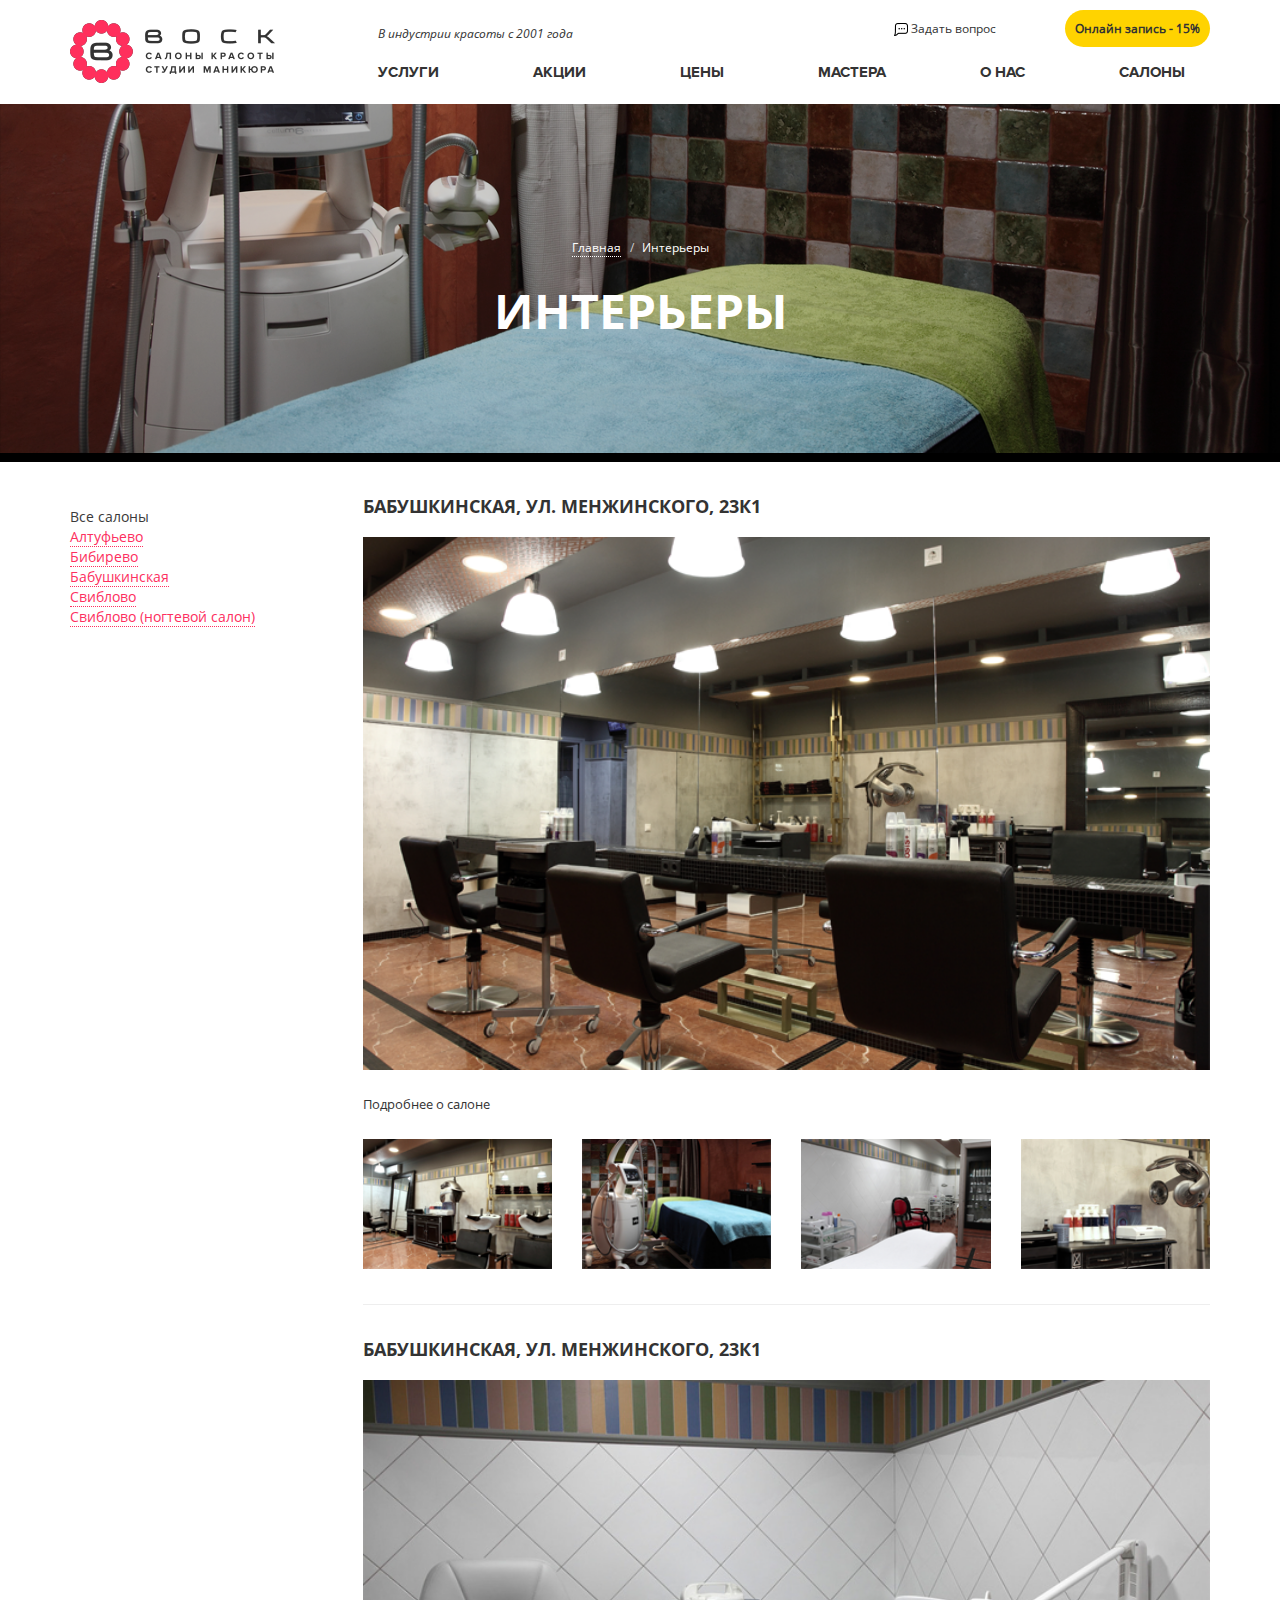
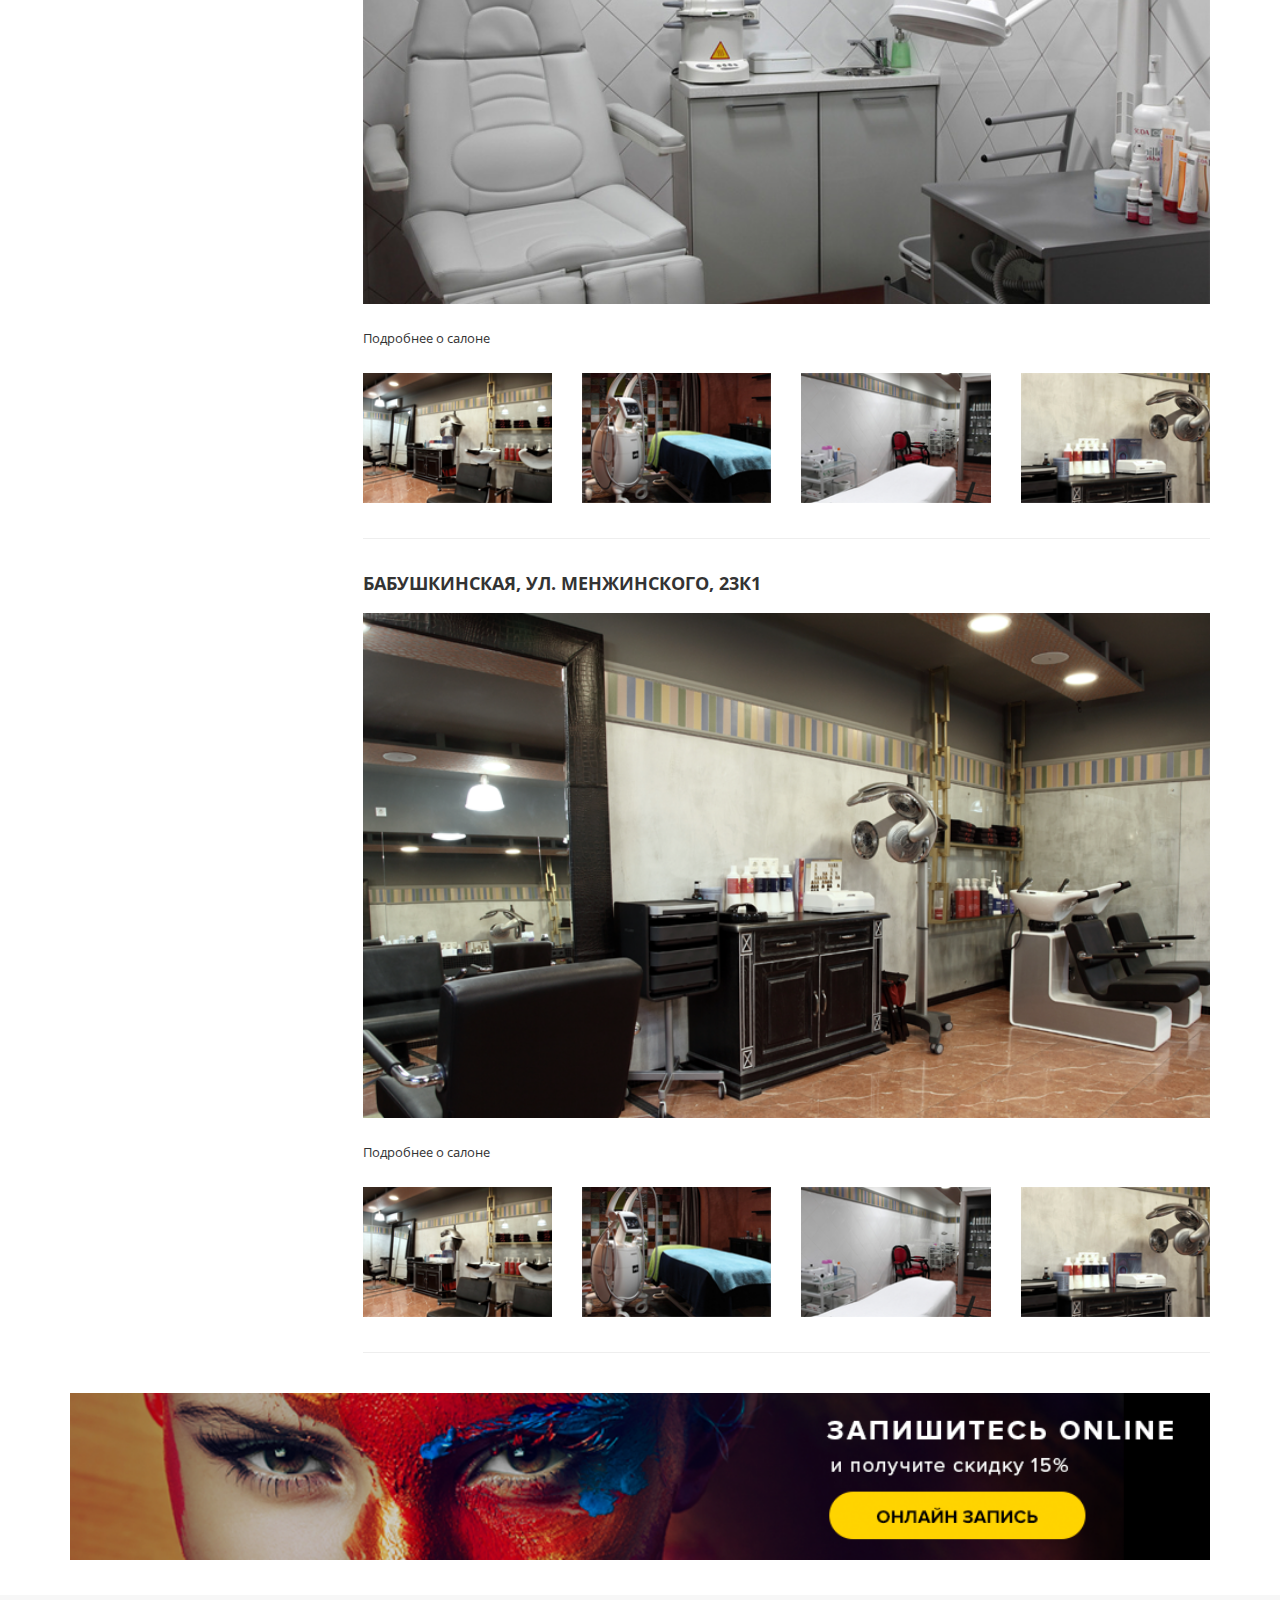
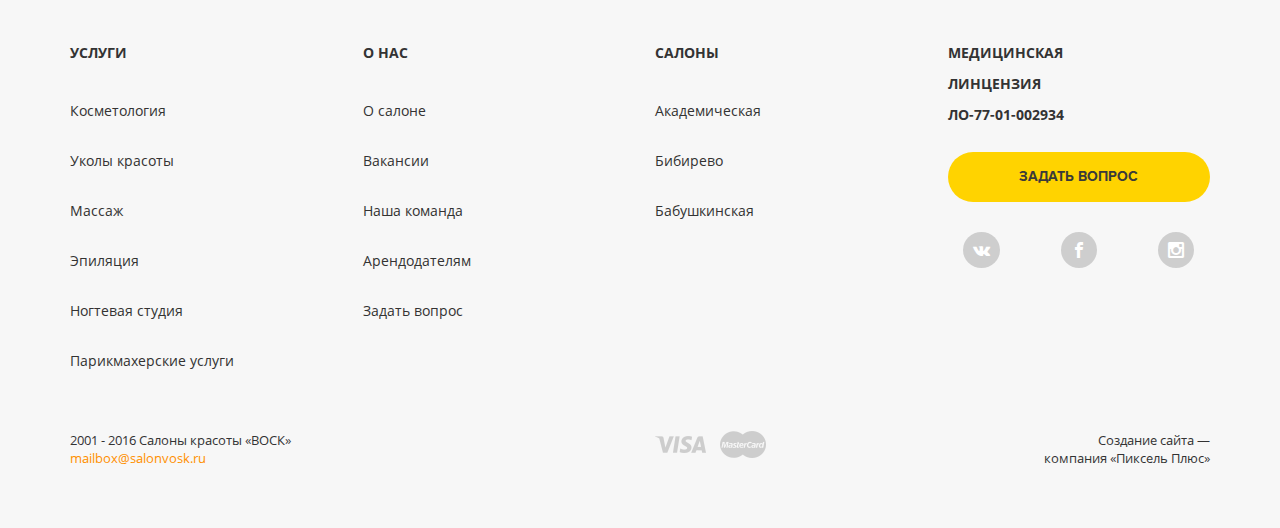
<file: interiors.html>
﻿<!DOCTYPE html>
<html lang="en">
<head>
    <meta name="viewport" content="width=device-width, user-scalable=no, initial-scale=1.0, maximum-scale=1.0, minimum-scale=1.0">
    <meta charset="UTF-8">
    <title>Интерьеры</title>
    <link href="https://www.google.com/fonts#UsePlace:use/Collection:Open+Sans:400,700" rel="stylesheet" />
    <link rel="stylesheet" href="https://maxcdn.bootstrapcdn.com/font-awesome/4.6.2/css/font-awesome.min.css">
    <link href="css/bootstrap.min.css" rel="stylesheet" />
    <link href="css/fonts.css" rel="stylesheet" />
    <link href="css/main.css" rel="stylesheet" />
    <script src="js/jquery-1.9.1.min.js"></script>
    <script src="js/bootstrap.min.js"></script>
    <script src="js/main.js"></script>
</head>
<body>
    <header>
        <div class="container">
            <div class="row">
                <div class="col-md-3">
                    <a href="index.html">
                        <img src="img/logo.png" alt="Логотип" class="logo">
                    </a>
                </div>
                <div class="col-md-9">
                    <div class="row">
                        <div class="col-md-6 text-left">
                            <p class="header-phrase">В индустрии красоты с 2001 года</p>
                        </div>
                        <div class="col-md-3 text-right header-ask-question"><img src="img/phrase-small.png" alt=""> <a href="#">Задать вопрос</a></div>
                        <div class="col-md-3 text-right"><a href="#" class="header-online-order">Онлайн запись - 15%</a></div>
                    </div>
                    <div class="row">
                        <div class="col-md-12">
                            <ul class="header-menu">
                                <li class="first"><a href="#">услуги</a></li>
                                <li><a href="#">акции</a></li>
                                <li><a href="#">цены</a></li>
                                <li><a href="#">мастера</a></li>
                                <li><a href="#">о нас</a></li>
                                <li><a href="#">салоны</a></li>
                            </ul>
                        </div>
                    </div>
                </div>
            </div>
        </div>
    </header>
    <section class="interior-header header-img">
        <div class="container">
            <div class="row">
                <div class="col-md-12">
                    <ol class="breadcrumb text-center">
                        <li><a href="#">Главная</a></li>
                        <li class="active">Интерьеры</li>
                    </ol>
                </div>
                <div class="col-md-12">
                    <h1 class="page-header text-center">Интерьеры</h1>
                </div>
            </div>
        </div>
    </section>
    <section class="main-content-sect">
        <div class="container">
            <div class="row">
                <div class="col-md-3">
                    <ul class="side-ul">
                        <li class="active">Все салоны</a></li>
                        <li><a href="#">Алтуфьево</a></li>
                        <li><a href="#">Бибирево</a></li>
                        <li><a href="#">Бабушкинская</a></li>
                        <li><a href="#">Свиблово</a></li>
                        <li><a href="#">Свиблово (ногтевой салон)</a></li>
                    </ul>
                </div>
                <div class="col-md-9">
                    <div class="row">
                        <article class="col-md-12 interior">
                            <div class="row">
                                <div class="col-md-12">
                                    <h3 class="interior-hdr">Бабушкинская, ул. Менжинского, 23к1</h3>
                                </div>
                            </div>
                            <div class="row">
                                <div class="col-md-12">
                                    <img src="img/interior-1.png" class="interior-img" alt="">
                                </div>
                            </div>
                            <div class="row">
                                <div class="col-md-12">
                                    <a href="about-salon.html" class="interior-about-link">Подробнее о салоне</a>
                                </div>
                            </div>
                            <div class="row">
                                <div class="col-md-3"><img src="img/salon-1.png" class="interior-thumbnail" alt=""></div>
                                <div class="col-md-3"><img src="img/salon-2.png" class="interior-thumbnail" alt=""></div>
                                <div class="col-md-3"><img src="img/salon-3.png" class="interior-thumbnail" alt=""></div>
                                <div class="col-md-3"><img src="img/salon-4.png" class="interior-thumbnail" alt=""></div>
                            </div>
                        <hr />
                        </article>
                    </div>
                    <div class="row">
                        <article class="col-md-12 interior">
                            <div class="row">
                                <div class="col-md-12">
                                    <h3 class="interior-hdr">Бабушкинская, ул. Менжинского, 23к1</h3>
                                </div>
                            </div>
                            <div class="row">
                                <div class="col-md-12">
                                    <img src="img/interior-2.png" class="interior-img" alt="">
                                </div>
                            </div>
                            <div class="row">
                                <div class="col-md-12">
                                    <a href="about-salon.html" class="interior-about-link">Подробнее о салоне</a>
                                </div>
                            </div>
                            <div class="row">
                                <div class="col-md-3"><img src="img/salon-1.png" class="interior-thumbnail" alt=""></div>
                                <div class="col-md-3"><img src="img/salon-2.png" class="interior-thumbnail" alt=""></div>
                                <div class="col-md-3"><img src="img/salon-3.png" class="interior-thumbnail" alt=""></div>
                                <div class="col-md-3"><img src="img/salon-4.png" class="interior-thumbnail" alt=""></div>
                            </div>
                        <hr />
                        </article>
                    </div>
                    <div class="row">
                        <article class="col-md-12 interior">
                            <div class="row">
                                <div class="col-md-12">
                                    <h3 class="interior-hdr">Бабушкинская, ул. Менжинского, 23к1</h3>
                                </div>
                            </div>
                            <div class="row">
                                <div class="col-md-12">
                                    <img src="img/interior-3.png" class="interior-img" alt="">
                                </div>
                            </div>
                            <div class="row">
                                <div class="col-md-12">
                                    <a href="about-salon.html" class="interior-about-link">Подробнее о салоне</a>
                                </div>
                            </div>
                            <div class="row">
                                <div class="col-md-3"><img src="img/salon-1.png" class="interior-thumbnail" alt=""></div>
                                <div class="col-md-3"><img src="img/salon-2.png" class="interior-thumbnail" alt=""></div>
                                <div class="col-md-3"><img src="img/salon-3.png" class="interior-thumbnail" alt=""></div>
                                <div class="col-md-3"><img src="img/salon-4.png" class="interior-thumbnail" alt=""></div>
                            </div>
                        <hr />
                        </article>
                    </div>
                </div>
            </div>
            <div class="row">
                <div class="col-md-12 text-center banner">
                    <a href="#"><img src="img/h-banner.png" alt="banner"></a>
                </div>
            </div>
        </div>
    </section>
    <footer>
        <div class="container">
            <div class="row">
                <div class="col-md-3">
                    <h4 class="footer-list-header">Услуги</h4>
                    <ul class="footer-list">
                        <li><a href="#">Косметология</a></li>
                        <li><a href="#">Уколы красоты</a></li>
                        <li><a href="#">Массаж</a></li>
                        <li><a href="#">Эпиляция</a></li>
                        <li><a href="#">Ногтевая студия</a></li>
                        <li><a href="#">Парикмахерские услуги</a></li>
                    </ul>
                </div>
                <div class="col-md-3">
                    <h4 class="footer-list-header">О нас</h4>
                    <ul class="footer-list">
                        <li><a href="#">О салоне</a></li>
                        <li><a href="#">Вакансии</a></li>
                        <li><a href="#">Наша команда</a></li>
                        <li><a href="#">Арендодателям</a></li>
                        <li><a href="#">Задать вопрос</a></li>
                    </ul>
                </div>
                <div class="col-md-3">
                    <h4 class="footer-list-header">Салоны</h4>
                    <ul class="footer-list">
                        <li><a href="#">Академическая</a></li>
                        <li><a href="#">Бибирево</a></li>
                        <li><a href="#">Бабушкинская</a></li>
                    </ul>
                </div>
                <div class="col-md-3">
                    <div class="row">
                        <div class="col-md-12">
                            <h4 class="footer-info-header">Медицинская <br><br> линцензия <br><br> ЛО-77-01-002934</h4>
                        </div>
                    </div>
                    <div class="row">
                        <div class="col-md-12">
                            <a href="#" class="footer-ask-question">Задать вопрос<a>
                        </div>
                    </div>
                    <div class="row text-center">
                        <div class="col-md-4">
                            <a href="#" class="social-link"><span class="fa fa-vk"></span></a>
                        </div>
                        <div class="col-md-4">
                            <a href="#" class="social-link"><span class="fa icon-fb"></span></a>
                        </div>
                        <div class="col-md-4">
                            <a href="#" class="social-link"><span class="fa icon-inst"></span></a>
                        </div>
                    </div>
                </div>
            </div>
            <div class="row">
                <div class="col-md-6">
                    <div class="row">
                        <div class="col-md-12">
                            <p class="private-info-text">2001 - 2016 Салоны красоты  «ВОСК» <br>
                            <a href="#" class="private-info-link">mailbox@salonvosk.ru</a></p>
                        </div>
                    </div>
                </div>
                <div class="col-md-3">
                    <a href="#" class="private-info-img"><img src="img/visa.png" alt=""></a>
                    <a href="#" class="private-info-img"><img src="img/mastercard.png" alt=""></a>
                </div>
                <div class="col-md-3 text-right">
                    <p class="private-info-text">Создание сайта — <br> компания «Пиксель Плюс»</p>
                </div>
            </div>
        </div>
        <div class="scroller"></div>
    </footer>
</body>
</html>
</file>
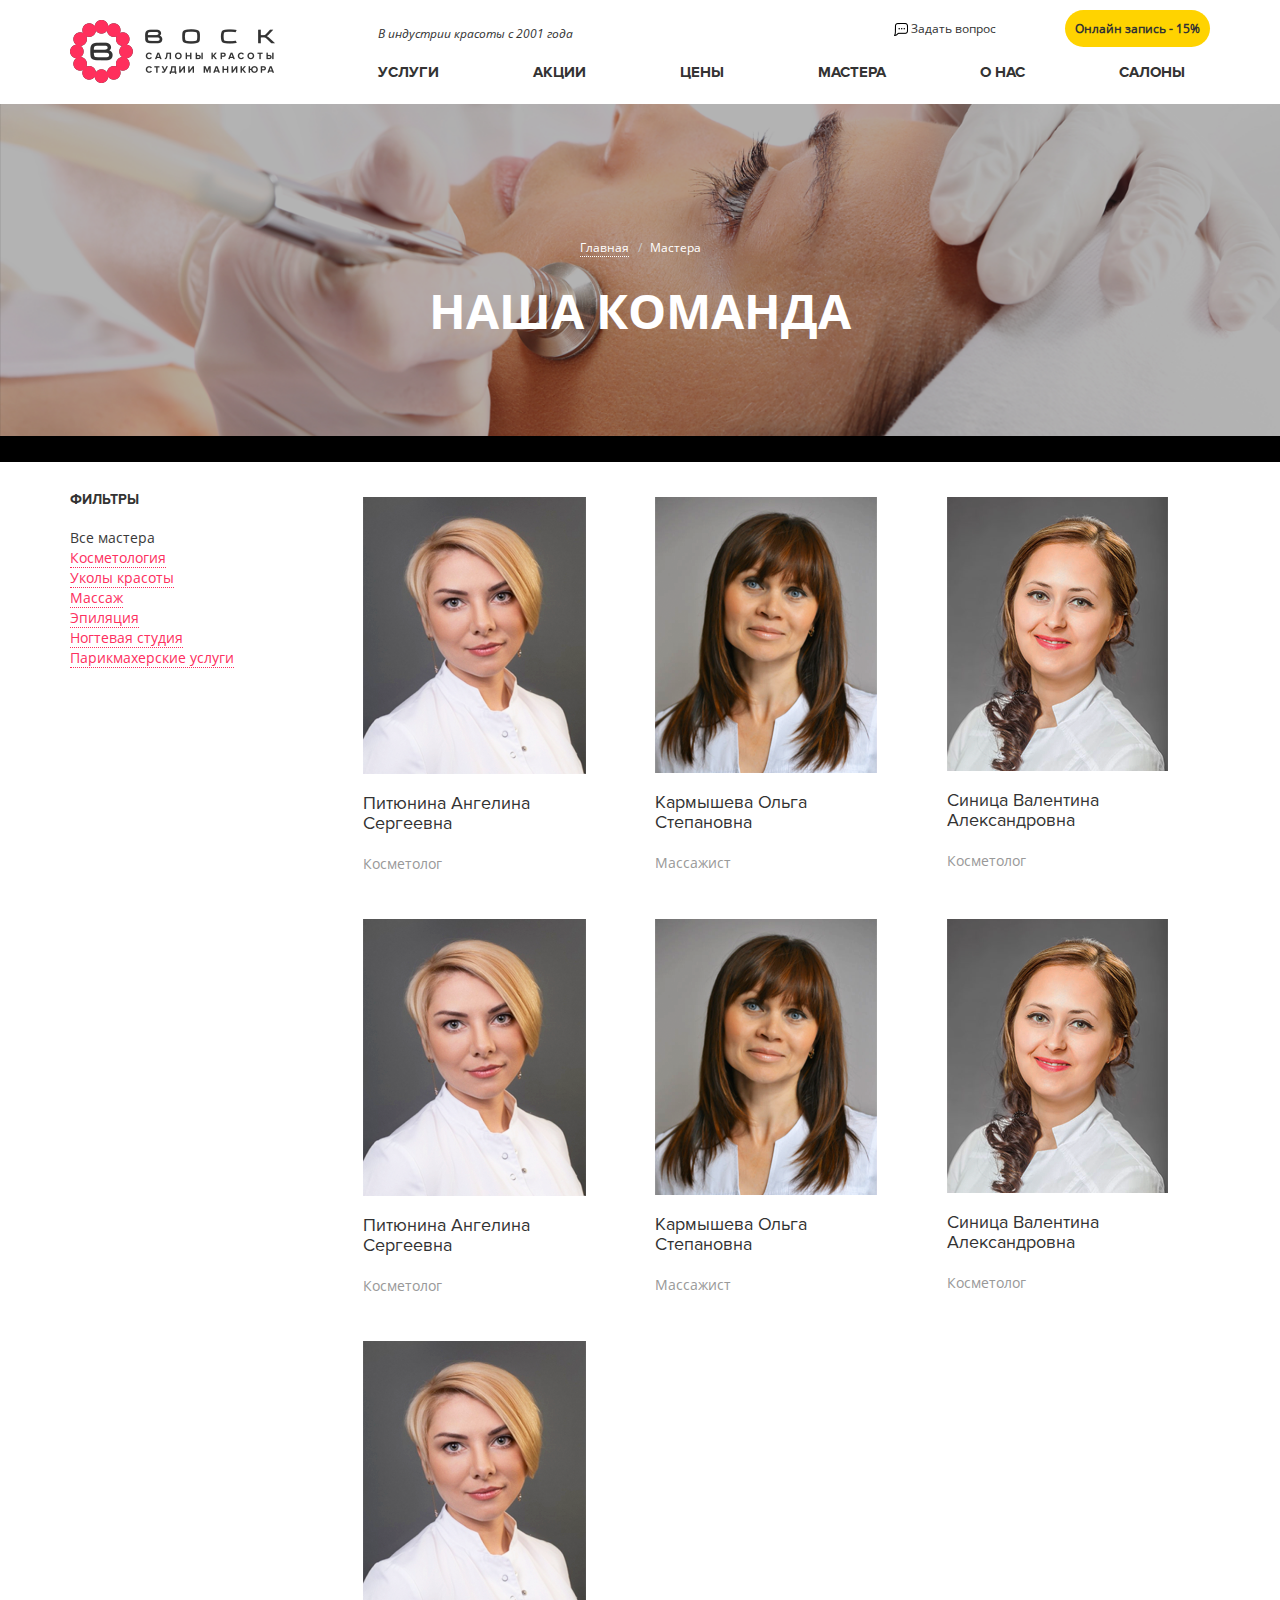
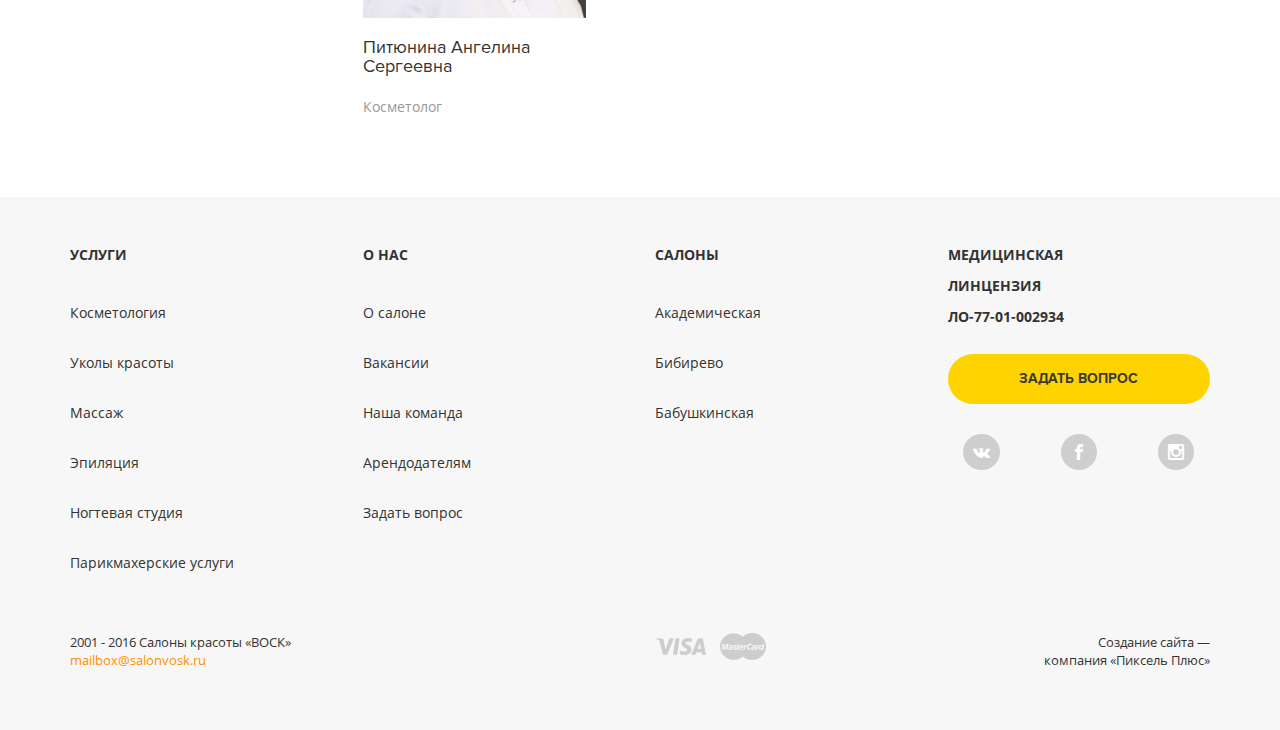
<file: masters.html>
﻿<!DOCTYPE html>
<html lang="en">
<head>
    <meta name="viewport" content="width=device-width, user-scalable=no, initial-scale=1.0, maximum-scale=1.0, minimum-scale=1.0">
    <meta charset="UTF-8">
    <title>Мастера</title>
    <link href="https://www.google.com/fonts#UsePlace:use/Collection:Open+Sans:400,700" rel="stylesheet" />
    <link rel="stylesheet" href="https://maxcdn.bootstrapcdn.com/font-awesome/4.6.2/css/font-awesome.min.css">
    <link href="css/bootstrap.min.css" rel="stylesheet" />
    <link href="css/fonts.css" rel="stylesheet" />
    <link href="css/main.css" rel="stylesheet" />
    <script src="js/jquery-1.9.1.min.js"></script>
    <script src="js/bootstrap.min.js"></script>
    <script src="js/main.js"></script>
</head>
<body>
    <header>
        <div class="container">
            <div class="row">
                <div class="col-md-3">
                    <a href="index.html">
                        <img src="img/logo.png" alt="Логотип" class="logo">
                    </a>
                </div>
                <div class="col-md-9">
                    <div class="row">
                        <div class="col-md-6 text-left">
                            <p class="header-phrase">В индустрии красоты с 2001 года</p>
                        </div>
                        <div class="col-md-3 text-right header-ask-question"><img src="img/phrase-small.png" alt=""> <a href="#">Задать вопрос</a></div>
                        <div class="col-md-3 text-right"><a href="#" class="header-online-order">Онлайн запись - 15%</a></div>
                    </div>
                    <div class="row">
                        <div class="col-md-12">
                            <ul class="header-menu">
                                <li class="first"><a href="#">услуги</a></li>
                                <li><a href="#">акции</a></li>
                                <li><a href="#">цены</a></li>
                                <li><a href="#">мастера</a></li>
                                <li><a href="#">о нас</a></li>
                                <li><a href="#">салоны</a></li>
                            </ul>
                        </div>
                    </div>
                </div>
            </div>
        </div>
    </header>
    <section class="masters-header header-img">
        <div class="container">
            <div class="row">
                <div class="col-md-12">
                    <ol class="breadcrumb text-center">
                        <li><a href="">Главная</a></li>
                        <li class="active">Мастера</li>
                    </ol>
                </div>
                <div class="col-md-12">
                    <h1 class="page-header text-center">Наша команда</h1>
                </div>
            </div>
        </div>
    </section>
    <section  class="main-content-sect">
        <div class="container">
            <div class="row">
                <div class="col-md-3">
                    <h4 class="filters-header">Фильтры</h4>
                    <ul class="side-ul filters-list">
                        <li class="active">Все мастера</li>
                        <li><a href="#">Косметология</a></li>
                        <li><a href="#">Уколы красоты</a></li>
                        <li><a href="#">Массаж</a></li>
                        <li><a href="#">Эпиляция</a></li>
                        <li><a href="#">Ногтевая студия</a></li>
                        <li><a href="#">Парикмахерские услуги</a></li>
                    </ul>
                </div>
                <div class="col-md-9 masters">
                    <div class="row">
                        <article class="col-md-4 master">
                            <div class="row">
                                <div class="col-md-12">
                                    <img src="img/master-1.png" alt="">
                                </div>
                            </div>
                            <div class="row">
                                <div class="col-md-10 text-left">
                                    <h4 class="masters-name">Питюнина Ангелина Сергеевна</h4>
                                </div>
                            </div>
                            <div class="row">
                                <div class="col-md-12">
                                    <p class="masters-position">Косметолог</p>
                                </div>
                            </div>
                        </article>
                        <article class="col-md-4 master">
                            <div class="row">
                                <div class="col-md-12">
                                    <img src="img/master-2.png" alt="">
                                </div>
                            </div>
                            <div class="row">
                                <div class="col-md-10 text-left">
                                    <h4 class="masters-name">Кармышева Ольга Степановна</h4>
                                </div>
                            </div>
                            <div class="row">
                                <div class="col-md-12">
                                    <p class="masters-position">Массажист</p>
                                </div>
                            </div>
                        </article>
                        <article class="col-md-4 master">
                            <div class="row">
                                <div class="col-md-12">
                                    <img src="img/master-3.png" alt="">
                                </div>
                            </div>
                            <div class="row">
                                <div class="col-md-10 text-left">
                                    <h4 class="masters-name">Синица Валентина Александровна</h4>
                                </div>
                            </div>
                            <div class="row">
                                <div class="col-md-12">
                                    <p class="masters-position">Косметолог</p>
                                </div>
                            </div>
                        </article>
                    </div>
                    <div class="row">
                        <article class="col-md-4 master">
                            <div class="row">
                                <div class="col-md-12">
                                    <img src="img/master-1.png" alt="">
                                </div>
                            </div>
                            <div class="row">
                                <div class="col-md-10 text-left">
                                    <h4 class="masters-name">Питюнина Ангелина Сергеевна</h4>
                                </div>
                            </div>
                            <div class="row">
                                <div class="col-md-12">
                                    <p class="masters-position">Косметолог</p>
                                </div>
                            </div>
                        </article>
                        <article class="col-md-4 master">
                            <div class="row">
                                <div class="col-md-12">
                                    <img src="img/master-2.png" alt="">
                                </div>
                            </div>
                            <div class="row">
                                <div class="col-md-10 text-left">
                                    <h4 class="masters-name">Кармышева Ольга Степановна</h4>
                                </div>
                            </div>
                            <div class="row">
                                <div class="col-md-12">
                                    <p class="masters-position">Массажист</p>
                                </div>
                            </div>
                        </article>
                        <article class="col-md-4 master">
                            <div class="row">
                                <div class="col-md-12">
                                    <img src="img/master-3.png" alt="">
                                </div>
                            </div>
                            <div class="row">
                                <div class="col-md-10 text-left">
                                    <h4 class="masters-name">Синица Валентина Александровна</h4>
                                </div>
                            </div>
                            <div class="row">
                                <div class="col-md-12">
                                    <p class="masters-position">Косметолог</p>
                                </div>
                            </div>
                        </article>
                    </div>
                    <div class="row">
                        <article class="col-md-4 master">
                            <div class="row">
                                <div class="col-md-12">
                                    <img src="img/master-1.png" alt="">
                                </div>
                            </div>
                            <div class="row">
                                <div class="col-md-10 text-left">
                                    <h4 class="masters-name">Питюнина Ангелина Сергеевна</h4>
                                </div>
                            </div>
                            <div class="row">
                                <div class="col-md-12">
                                    <p class="masters-position">Косметолог</p>
                                </div>
                            </div>
                        </article>
                    </div>
                </div>
            </div>
        </div>
    </section>
    <footer>
        <div class="container">
            <div class="row">
                <div class="col-md-3">
                    <h4 class="footer-list-header">Услуги</h4>
                    <ul class="footer-list">
                        <li><a href="#">Косметология</a></li>
                        <li><a href="#">Уколы красоты</a></li>
                        <li><a href="#">Массаж</a></li>
                        <li><a href="#">Эпиляция</a></li>
                        <li><a href="#">Ногтевая студия</a></li>
                        <li><a href="#">Парикмахерские услуги</a></li>
                    </ul>
                </div>
                <div class="col-md-3">
                    <h4 class="footer-list-header">О нас</h4>
                    <ul class="footer-list">
                        <li><a href="#">О салоне</a></li>
                        <li><a href="#">Вакансии</a></li>
                        <li><a href="#">Наша команда</a></li>
                        <li><a href="#">Арендодателям</a></li>
                        <li><a href="#">Задать вопрос</a></li>
                    </ul>
                </div>
                <div class="col-md-3">
                    <h4 class="footer-list-header">Салоны</h4>
                    <ul class="footer-list">
                        <li><a href="#">Академическая</a></li>
                        <li><a href="#">Бибирево</a></li>
                        <li><a href="#">Бабушкинская</a></li>
                    </ul>
                </div>
                <div class="col-md-3">
                    <div class="row">
                        <div class="col-md-12">
                            <h4 class="footer-info-header">Медицинская <br><br> линцензия <br><br> ЛО-77-01-002934</h4>
                        </div>
                    </div>
                    <div class="row">
                        <div class="col-md-12">
                            <a href="#" class="footer-ask-question">Задать вопрос<a>
                        </div>
                    </div>
                    <div class="row text-center">
                        <div class="col-md-4">
                            <a href="#" class="social-link"><span class="fa fa-vk"></span></a>
                        </div>
                        <div class="col-md-4">
                            <a href="#" class="social-link"><span class="fa icon-fb"></span></a>
                        </div>
                        <div class="col-md-4">
                            <a href="#" class="social-link"><span class="fa icon-inst"></span></a>
                        </div>
                    </div>
                </div>
            </div>
            <div class="row">
                <div class="col-md-6">
                    <div class="row">
                        <div class="col-md-12">
                            <p class="private-info-text">2001 - 2016 Салоны красоты  «ВОСК» <br>
                            <a href="#" class="private-info-link">mailbox@salonvosk.ru</a></p>
                        </div>
                    </div>
                </div>
                <div class="col-md-3">
                    <a href="#" class="private-info-img"><img src="img/visa.png" alt=""></a>
                    <a href="#" class="private-info-img"><img src="img/mastercard.png" alt=""></a>
                </div>
                <div class="col-md-3 text-right">
                    <p class="private-info-text">Создание сайта — <br> компания «Пиксель Плюс»</p>
                </div>
            </div>
        </div>
        <div class="scroller"></div>
    </footer>
</body>
</html>
</file>
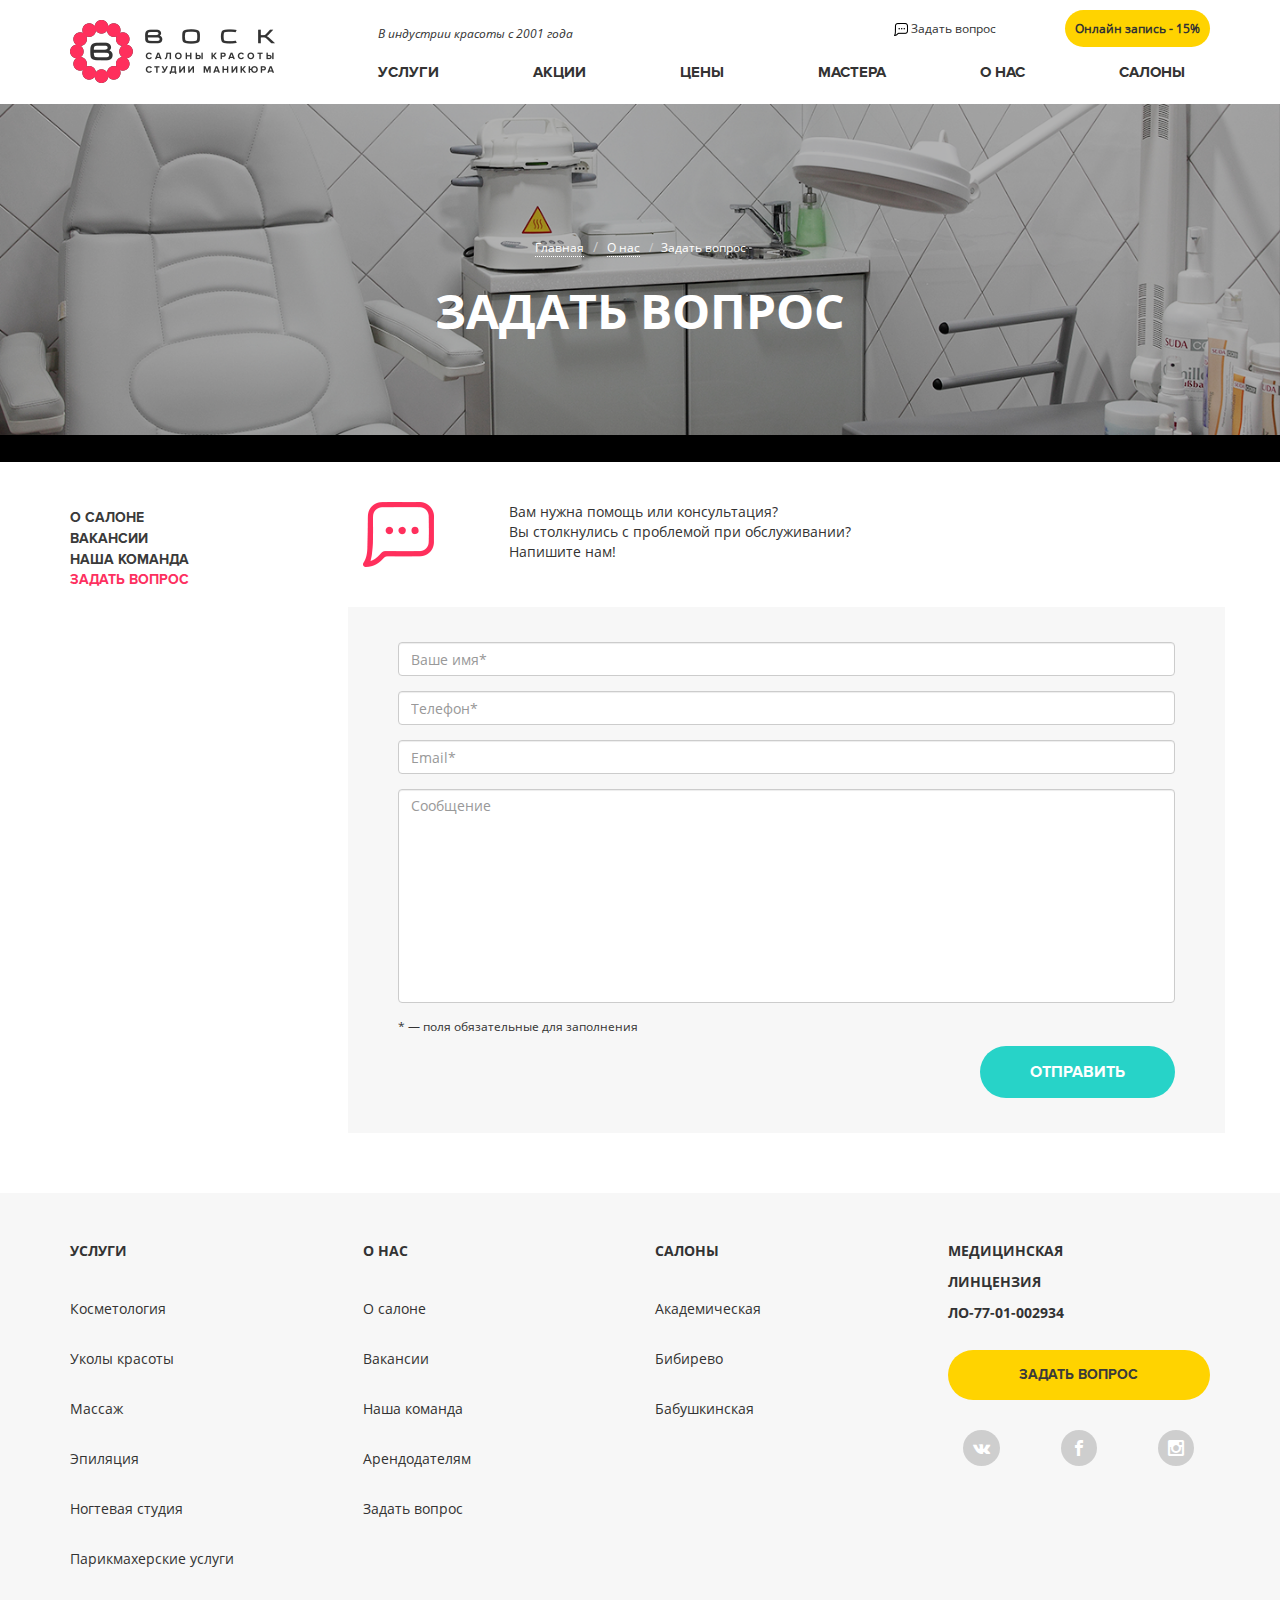
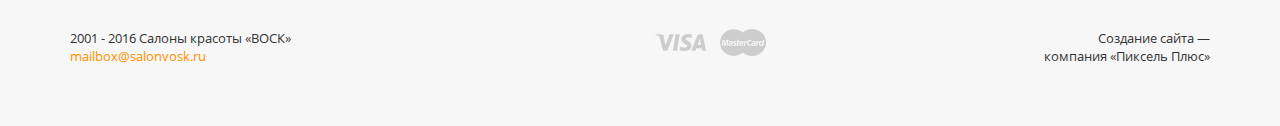
<file: question.html>
<!DOCTYPE html>
<html lang="en">
<head>
    <meta name="viewport" content="width=device-width, user-scalable=no, initial-scale=1.0, maximum-scale=1.0, minimum-scale=1.0">
    <meta charset="UTF-8">
    <title>Задать вопрос</title>
    <link href="https://www.google.com/fonts#UsePlace:use/Collection:Open+Sans:400,700" rel="stylesheet" />
    <link rel="stylesheet" href="https://maxcdn.bootstrapcdn.com/font-awesome/4.6.2/css/font-awesome.min.css">
    <link href="css/bootstrap.min.css" rel="stylesheet" />
    <link href="css/fonts.css" rel="stylesheet" />
    <link href="css/main.css" rel="stylesheet" />
    <script src="js/jquery-1.9.1.min.js"></script>
    <script src="js/bootstrap.min.js"></script>
    <script src="js/main.js"></script>
</head>
<body>
    <header>
        <div class="container">
            <div class="row">
                <div class="col-md-3">
                    <a href="index.html">
                        <img src="img/logo.png" alt="Логотип" class="logo">
                    </a>
                </div>
                <div class="col-md-9">
                    <div class="row">
                        <div class="col-md-6 text-left">
                            <p class="header-phrase">В индустрии красоты с 2001 года</p>
                        </div>
                        <div class="col-md-3 text-right header-ask-question"><img src="img/phrase-small.png" alt=""> <a href="#">Задать вопрос</a></div>
                        <div class="col-md-3 text-right"><a href="#" class="header-online-order">Онлайн запись - 15%</a></div>
                    </div>
                    <div class="row">
                        <div class="col-md-12">
                            <ul class="header-menu">
                                <li class="first"><a href="#">услуги</a></li>
                                <li><a href="#">акции</a></li>
                                <li><a href="#">цены</a></li>
                                <li><a href="#">мастера</a></li>
                                <li><a href="#">о нас</a></li>
                                <li><a href="#">салоны</a></li>
                            </ul>
                        </div>
                    </div>
                </div>
            </div>
        </div>
    </header>
    <section class="about-header header-img">
        <div class="container">
            <div class="row">
                <div class="col-md-12">
                    <ol class="breadcrumb text-center">
                        <li><a href="">Главная</a></li>
                        <li><a href="">О нас</a></li>
                        <li class="active">Задать вопрос</li>
                    </ol>
                </div>
                <div class="col-md-12">
                    <h1 class="page-header text-center">Задать вопрос</h1>
                </div>
            </div>
        </div>
    </section>
    <section class="main-content-sect">
        <div class="container">
            <div class="row">
                <div class="col-md-3">
                    <div class="row">
                        <div class="col-md-12">
                            <ul class="side-ul-alt">
                                <li><a href="#">О салоне</a></li>
                                <li><a href="#">Вакансии</a></li>
                                <li><a href="#">Наша команда</a></li>
                                <li class="active">Задать вопрос</li>
                            </ul>
                        </div>
                    </div>
                </div>
                <div class="col-md-9">
                    <div class="row question-info">
                        <div class="col-md-2">
                            <img src="img/phrase-big.png" alt="">
                        </div>
                        <div class="col-md-10">
                            <span>Вам нужна помощь или консультация?</span>
                            <br>
                            <span>Вы столкнулись с проблемой при обслуживании?</span>
                            <br>
                            <span>Напишите нам!</span>
                        </div>
                    </div>
                    <div class="row">
                        <form action="POST" class="col-md-12 question-form">
                            <div class="row">
                                <div class="col-md-12">
                                    <div class="form-group">
                                        <input type="text" class="form-control" placeholder="Ваше имя*">
                                    </div>
                                    <div class="form-group">
                                        <input type="text" class="form-control" placeholder="Телефон*">
                                    </div>
                                    <div class="form-group">
                                        <input type="text" class="form-control" placeholder="Email*">
                                    </div>
                                    <div class="form-group">
                                        <textarea name="" id="" cols="30" rows="10" class="form-control" placeholder="Сообщение"></textarea>
                                    </div>
                                </div>
                            </div>
                            <div class="row">
                                <div class="col-md-12 text-left">
                                    <p class="question-form-info">* — поля обязательные для заполнения</p>
                                </div>
                            </div>
                            <div class="row">
                                <div class="col-md-12 text-right">
                                    <a href="#" class="send-btn text-center">Отправить</a>
                                </div>
                            </div>
                        </form>
                    </div>
                </div>
            </div>
        </div>
    </section>
    <footer>
        <div class="container">
            <div class="row">
                <div class="col-md-3">
                    <h4 class="footer-list-header">Услуги</h4>
                    <ul class="footer-list">
                        <li><a href="#">Косметология</a></li>
                        <li><a href="#">Уколы красоты</a></li>
                        <li><a href="#">Массаж</a></li>
                        <li><a href="#">Эпиляция</a></li>
                        <li><a href="#">Ногтевая студия</a></li>
                        <li><a href="#">Парикмахерские услуги</a></li>
                    </ul>
                </div>
                <div class="col-md-3">
                    <h4 class="footer-list-header">О нас</h4>
                    <ul class="footer-list">
                        <li><a href="#">О салоне</a></li>
                        <li><a href="#">Вакансии</a></li>
                        <li><a href="#">Наша команда</a></li>
                        <li><a href="#">Арендодателям</a></li>
                        <li><a href="#">Задать вопрос</a></li>
                    </ul>
                </div>
                <div class="col-md-3">
                    <h4 class="footer-list-header">Салоны</h4>
                    <ul class="footer-list">
                        <li><a href="#">Академическая</a></li>
                        <li><a href="#">Бибирево</a></li>
                        <li><a href="#">Бабушкинская</a></li>
                    </ul>
                </div>
                <div class="col-md-3">
                    <div class="row">
                        <div class="col-md-12">
                            <h4 class="footer-info-header">Медицинская <br><br> линцензия <br><br> ЛО-77-01-002934</h4>
                        </div>
                    </div>
                    <div class="row">
                        <div class="col-md-12">
                            <a href="#" class="footer-ask-question">Задать вопрос<a>
                        </div>
                    </div>
                    <div class="row text-center">
                        <div class="col-md-4">
                            <a href="#" class="social-link"><span class="fa fa-vk"></span></a>
                        </div>
                        <div class="col-md-4">
                            <a href="#" class="social-link"><span class="fa icon-fb"></span></a>
                        </div>
                        <div class="col-md-4">
                            <a href="#" class="social-link"><span class="fa icon-inst"></span></a>
                        </div>
                    </div>
                </div>
            </div>
            <div class="row">
                <div class="col-md-6">
                    <div class="row">
                        <div class="col-md-12">
                            <p class="private-info-text">2001 - 2016 Салоны красоты  «ВОСК» <br>
                            <a href="#" class="private-info-link">mailbox@salonvosk.ru</a></p>
                        </div>
                    </div>
                </div>
                <div class="col-md-3">
                    <a href="#" class="private-info-img"><img src="img/visa.png" alt=""></a>
                    <a href="#" class="private-info-img"><img src="img/mastercard.png" alt=""></a>
                </div>
                <div class="col-md-3 text-right">
                    <p class="private-info-text">Создание сайта — <br> компания «Пиксель Плюс»</p>
                </div>
            </div>
        </div>
        <div class="scroller"></div>
    </footer>
</body>
</html>
</file>
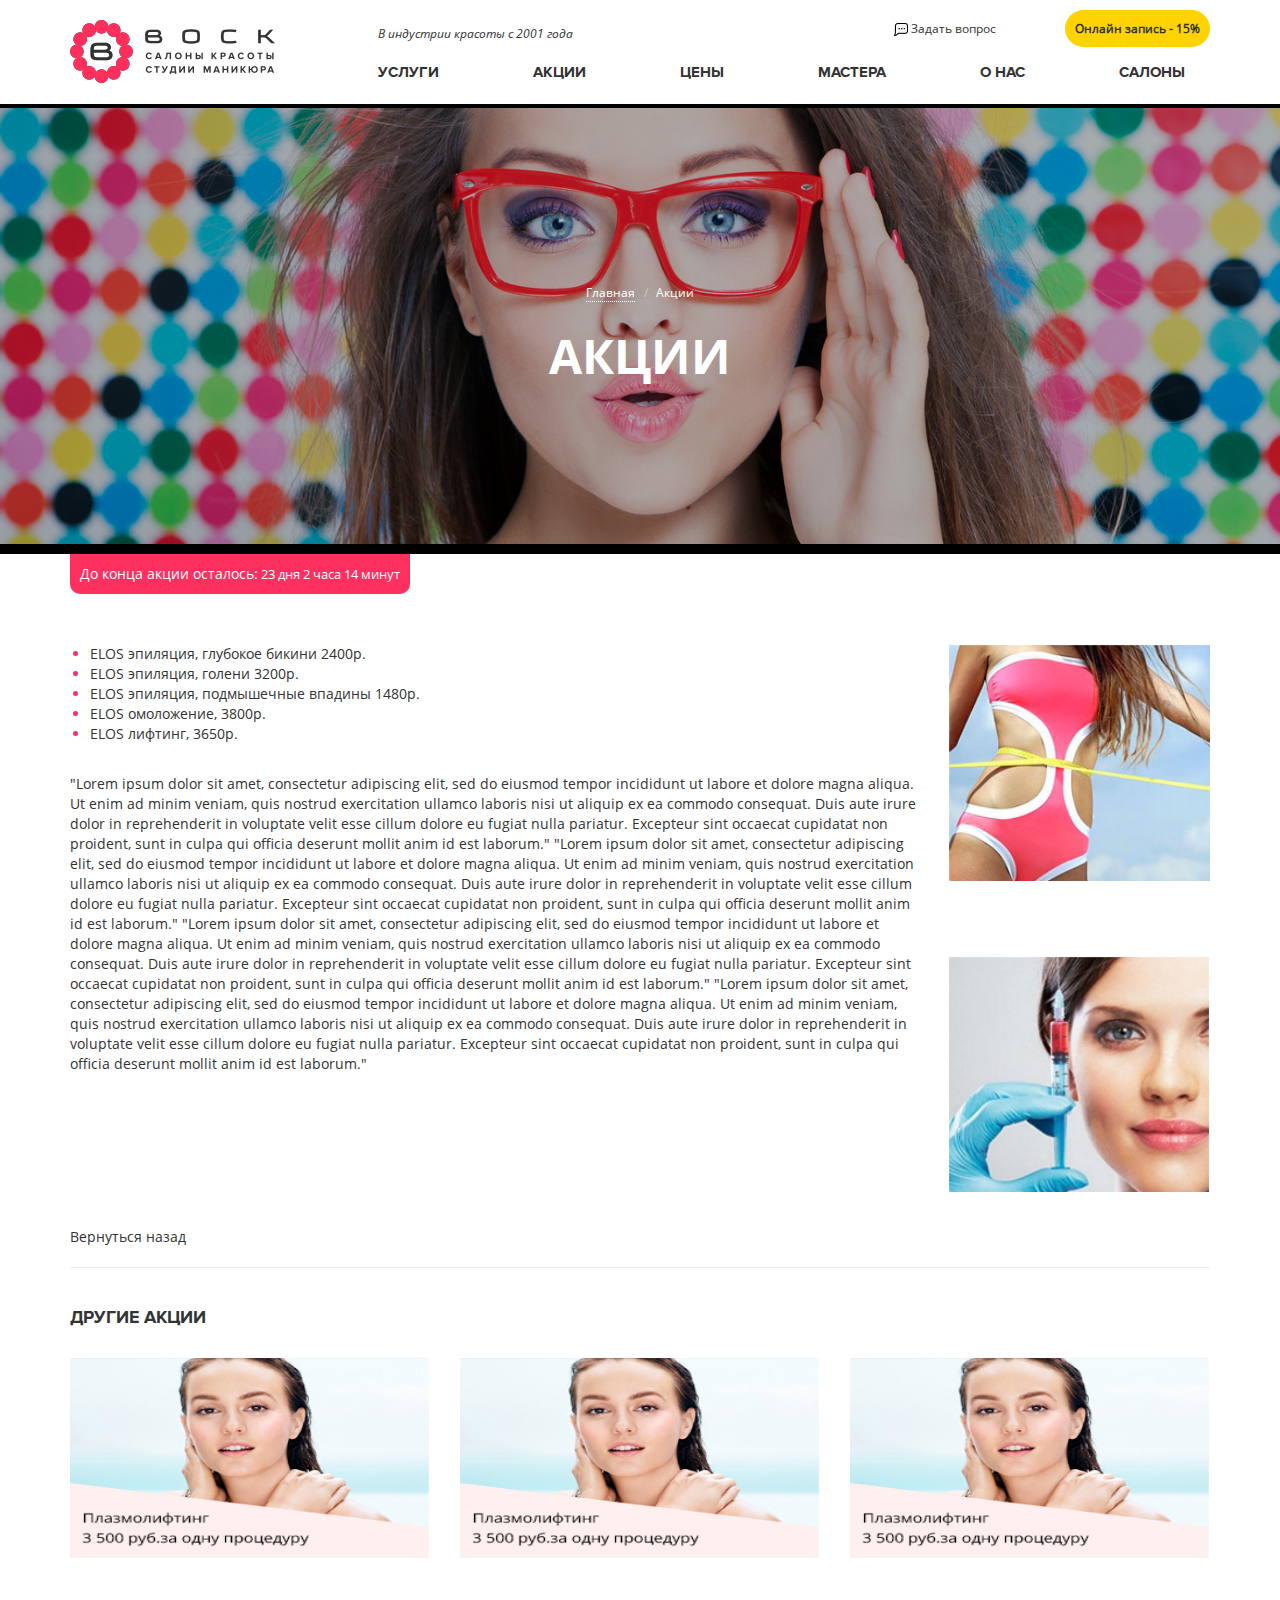
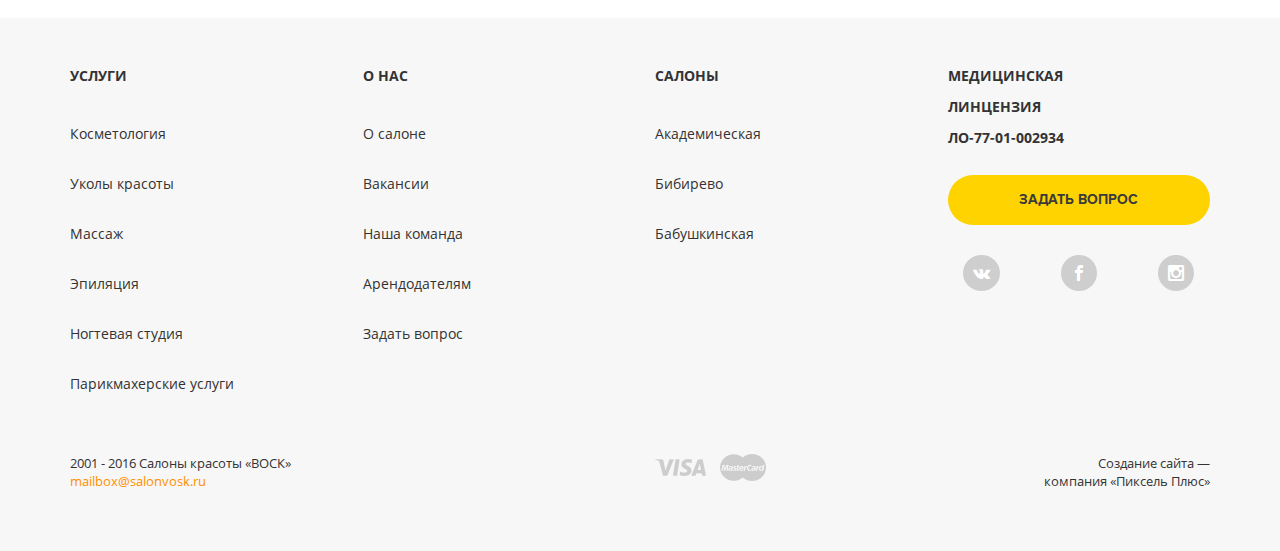
<file: sales-inner.html>
<!DOCTYPE html>
<html lang="en">
<head>
    <meta name="viewport" content="width=device-width, user-scalable=no, initial-scale=1.0, maximum-scale=1.0, minimum-scale=1.0">
    <meta charset="UTF-8">
    <title>Акции</title>
    <link href="https://www.google.com/fonts#UsePlace:use/Collection:Open+Sans:400,700" rel="stylesheet" />
    <link rel="stylesheet" href="https://maxcdn.bootstrapcdn.com/font-awesome/4.6.2/css/font-awesome.min.css">
    <link href="css/bootstrap.min.css" rel="stylesheet" />
    <link href="css/fonts.css" rel="stylesheet" />
    <link href="css/main.css" rel="stylesheet" />
    <script src="js/jquery-1.9.1.min.js"></script>
    <script src="js/bootstrap.min.js"></script>
    <script src="js/main.js"></script>
</head>
<body>
    <header>
        <div class="container">
            <div class="row">
                <div class="col-md-3">
                    <a href="index.html">
                        <img src="img/logo.png" alt="Логотип" class="logo">
                    </a>
                </div>
                <div class="col-md-9">
                    <div class="row">
                        <div class="col-md-6 text-left">
                            <p class="header-phrase">В индустрии красоты с 2001 года</p>
                        </div>
                        <div class="col-md-3 text-right header-ask-question"><img src="img/phrase-small.png" alt=""> <a href="#">Задать вопрос</a></div>
                        <div class="col-md-3 text-right"><a href="#" class="header-online-order">Онлайн запись - 15%</a></div>
                    </div>
                    <div class="row">
                        <div class="col-md-12">
                            <ul class="header-menu">
                                <li class="first"><a href="#">услуги</a></li>
                                <li><a href="#">акции</a></li>
                                <li><a href="#">цены</a></li>
                                <li><a href="#">мастера</a></li>
                                <li><a href="#">о нас</a></li>
                                <li><a href="#">салоны</a></li>
                            </ul>
                        </div>
                    </div>
                </div>
            </div>
        </div>
    </header>
    <section class="sales-header header-img">
        <div class="container">
            <div class="row">
                <div class="col-md-12">
                    <ol class="breadcrumb text-center">
                        <li><a href="index.html">Главная</a></li>
                        <li class="active">Акции</li>
                    </ol>
                </div>
                <div class="col-md-12">
                    <h1 class="page-header text-center">Акции</h1>
                </div>
            </div>
        </div>
    </section>
    <section>
        <div class="container">
            <div class="row">
                <div class="col-md-12">
                    <span class="sales-informer"><span class="till-the-end">До конца акции осталось:</span> 23 дня 2 часа 14 минут</span>
                </div>
            </div>
            <div class="row">
                <div class="col-md-9">
                    <ul class="sales-list">
                        <li><span>ELOS эпиляция, глубокое бикини 2400р.</span></li>
                        <li><span>ELOS эпиляция, голени 3200р.</span></li>
                        <li><span>ELOS эпиляция, подмышечные впадины 1480р.</span></li>
                        <li><span>ELOS омоложение, 3800р.</span></li>
                        <li><span>ELOS лифтинг, 3650р.</span></li>
                    </ul>
                    <p class="sales-info-text">
                        "Lorem ipsum dolor sit amet, consectetur adipiscing elit, sed do eiusmod 
                        tempor incididunt ut labore et dolore magna aliqua. Ut enim ad minim veniam, 
                        quis nostrud exercitation ullamco laboris nisi ut aliquip ex ea commodo 
                        consequat. Duis aute irure dolor in reprehenderit in voluptate velit esse 
                        cillum dolore eu fugiat nulla pariatur. Excepteur sint occaecat cupidatat 
                        non proident, sunt in culpa qui officia deserunt mollit anim id est laborum."
                        "Lorem ipsum dolor sit amet, consectetur adipiscing elit, sed do eiusmod 
                        tempor incididunt ut labore et dolore magna aliqua. Ut enim ad minim veniam, 
                        quis nostrud exercitation ullamco laboris nisi ut aliquip ex ea commodo 
                        consequat. Duis aute irure dolor in reprehenderit in voluptate velit esse 
                        cillum dolore eu fugiat nulla pariatur. Excepteur sint occaecat cupidatat 
                        non proident, sunt in culpa qui officia deserunt mollit anim id est laborum."
                        "Lorem ipsum dolor sit amet, consectetur adipiscing elit, sed do eiusmod 
                        tempor incididunt ut labore et dolore magna aliqua. Ut enim ad minim veniam, 
                        quis nostrud exercitation ullamco laboris nisi ut aliquip ex ea commodo 
                        consequat. Duis aute irure dolor in reprehenderit in voluptate velit esse 
                        cillum dolore eu fugiat nulla pariatur. Excepteur sint occaecat cupidatat 
                        non proident, sunt in culpa qui officia deserunt mollit anim id est laborum."
                        "Lorem ipsum dolor sit amet, consectetur adipiscing elit, sed do eiusmod 
                        tempor incididunt ut labore et dolore magna aliqua. Ut enim ad minim veniam, 
                        quis nostrud exercitation ullamco laboris nisi ut aliquip ex ea commodo 
                        consequat. Duis aute irure dolor in reprehenderit in voluptate velit esse 
                        cillum dolore eu fugiat nulla pariatur. Excepteur sint occaecat cupidatat 
                        non proident, sunt in culpa qui officia deserunt mollit anim id est laborum."</p>
                </div>
                <div class="col-md-3">
                    <div class="row">
                        <div class="col-md-12 banner">
                            <a href="#">
                                <img src="img/sales-ad-1.png" alt="">
                            </a>
                        </div>
                    </div>
                    <div class="row">
                        <div class="col-md-12 banner">
                            <a href="#">
                                <img src="img/sales-ad-2.png" alt="">
                            </a>
                        </div>
                    </div>
                </div>
            </div>
            <div class="row">
                <div class="col-md-12">
                    <a href="sales.html" class="sales-back">Вернуться назад</a>
                    <hr>
                </div>
            </div>
        </div>
    </section>
    <section class="other-sales">
        <div class="container">
            <div class="row">
                <div class="col-md-12">
                    <h3 class="other-header">Другие Акции</h3>
                </div>
            </div>
            <div class="row">
                <div class="col-md-4">
                    <div class="row">
                        <div class="col-md-12">
                            <div class="other-img-wrapper">
                                <a href="#">
                                    <img src="img/sales-item.png" alt="">
                                </a>
                            </div>
                        </div>
                    </div>
                </div>
                <div class="col-md-4">
                    <div class="row">
                        <div class="col-md-12">
                            <div class="other-img-wrapper">
                                <a href="#">
                                    <img src="img/sales-item.png" alt="">
                                </a>
                            </div>
                        </div>
                    </div>
                </div>
                <div class="col-md-4">
                    <div class="row">
                        <div class="col-md-12">
                            <div class="other-img-wrapper">
                                <a href="#">
                                    <img src="img/sales-item.png" alt="">
                                </a>
                            </div>
                        </div>
                    </div>
                </div>
            </div>
        </div>
    </section>
    <footer>
        <div class="container">
            <div class="row">
                <div class="col-md-3">
                    <h4 class="footer-list-header">Услуги</h4>
                    <ul class="footer-list">
                        <li><a href="#">Косметология</a></li>
                        <li><a href="#">Уколы красоты</a></li>
                        <li><a href="#">Массаж</a></li>
                        <li><a href="#">Эпиляция</a></li>
                        <li><a href="#">Ногтевая студия</a></li>
                        <li><a href="#">Парикмахерские услуги</a></li>
                    </ul>
                </div>
                <div class="col-md-3">
                    <h4 class="footer-list-header">О нас</h4>
                    <ul class="footer-list">
                        <li><a href="#">О салоне</a></li>
                        <li><a href="#">Вакансии</a></li>
                        <li><a href="#">Наша команда</a></li>
                        <li><a href="#">Арендодателям</a></li>
                        <li><a href="#">Задать вопрос</a></li>
                    </ul>
                </div>
                <div class="col-md-3">
                    <h4 class="footer-list-header">Салоны</h4>
                    <ul class="footer-list">
                        <li><a href="#">Академическая</a></li>
                        <li><a href="#">Бибирево</a></li>
                        <li><a href="#">Бабушкинская</a></li>
                    </ul>
                </div>
                <div class="col-md-3">
                    <div class="row">
                        <div class="col-md-12">
                            <h4 class="footer-info-header">Медицинская <br><br> линцензия <br><br> ЛО-77-01-002934</h4>
                        </div>
                    </div>
                    <div class="row">
                        <div class="col-md-12">
                            <a href="#" class="footer-ask-question">Задать вопрос<a>
                        </div>
                    </div>
                    <div class="row text-center">
                        <div class="col-md-4">
                            <a href="#" class="social-link"><span class="fa fa-vk"></span></a>
                        </div>
                        <div class="col-md-4">
                            <a href="#" class="social-link"><span class="fa icon-fb"></span></a>
                        </div>
                        <div class="col-md-4">
                            <a href="#" class="social-link"><span class="fa icon-inst"></span></a>
                        </div>
                    </div>
                </div>
            </div>
            <div class="row">
                <div class="col-md-6">
                    <div class="row">
                        <div class="col-md-12">
                            <p class="private-info-text">2001 - 2016 Салоны красоты  «ВОСК» <br>
                            <a href="#" class="private-info-link">mailbox@salonvosk.ru</a></p>
                        </div>
                    </div>
                </div>
                <div class="col-md-3">
                    <a href="#" class="private-info-img"><img src="img/visa.png" alt=""></a>
                    <a href="#" class="private-info-img"><img src="img/mastercard.png" alt=""></a>
                </div>
                <div class="col-md-3 text-right">
                    <p class="private-info-text">Создание сайта — <br> компания «Пиксель Плюс»</p>
                </div>
            </div>
        </div>
        <div class="scroller"></div>
    </footer>
</body>
</html>
</file>
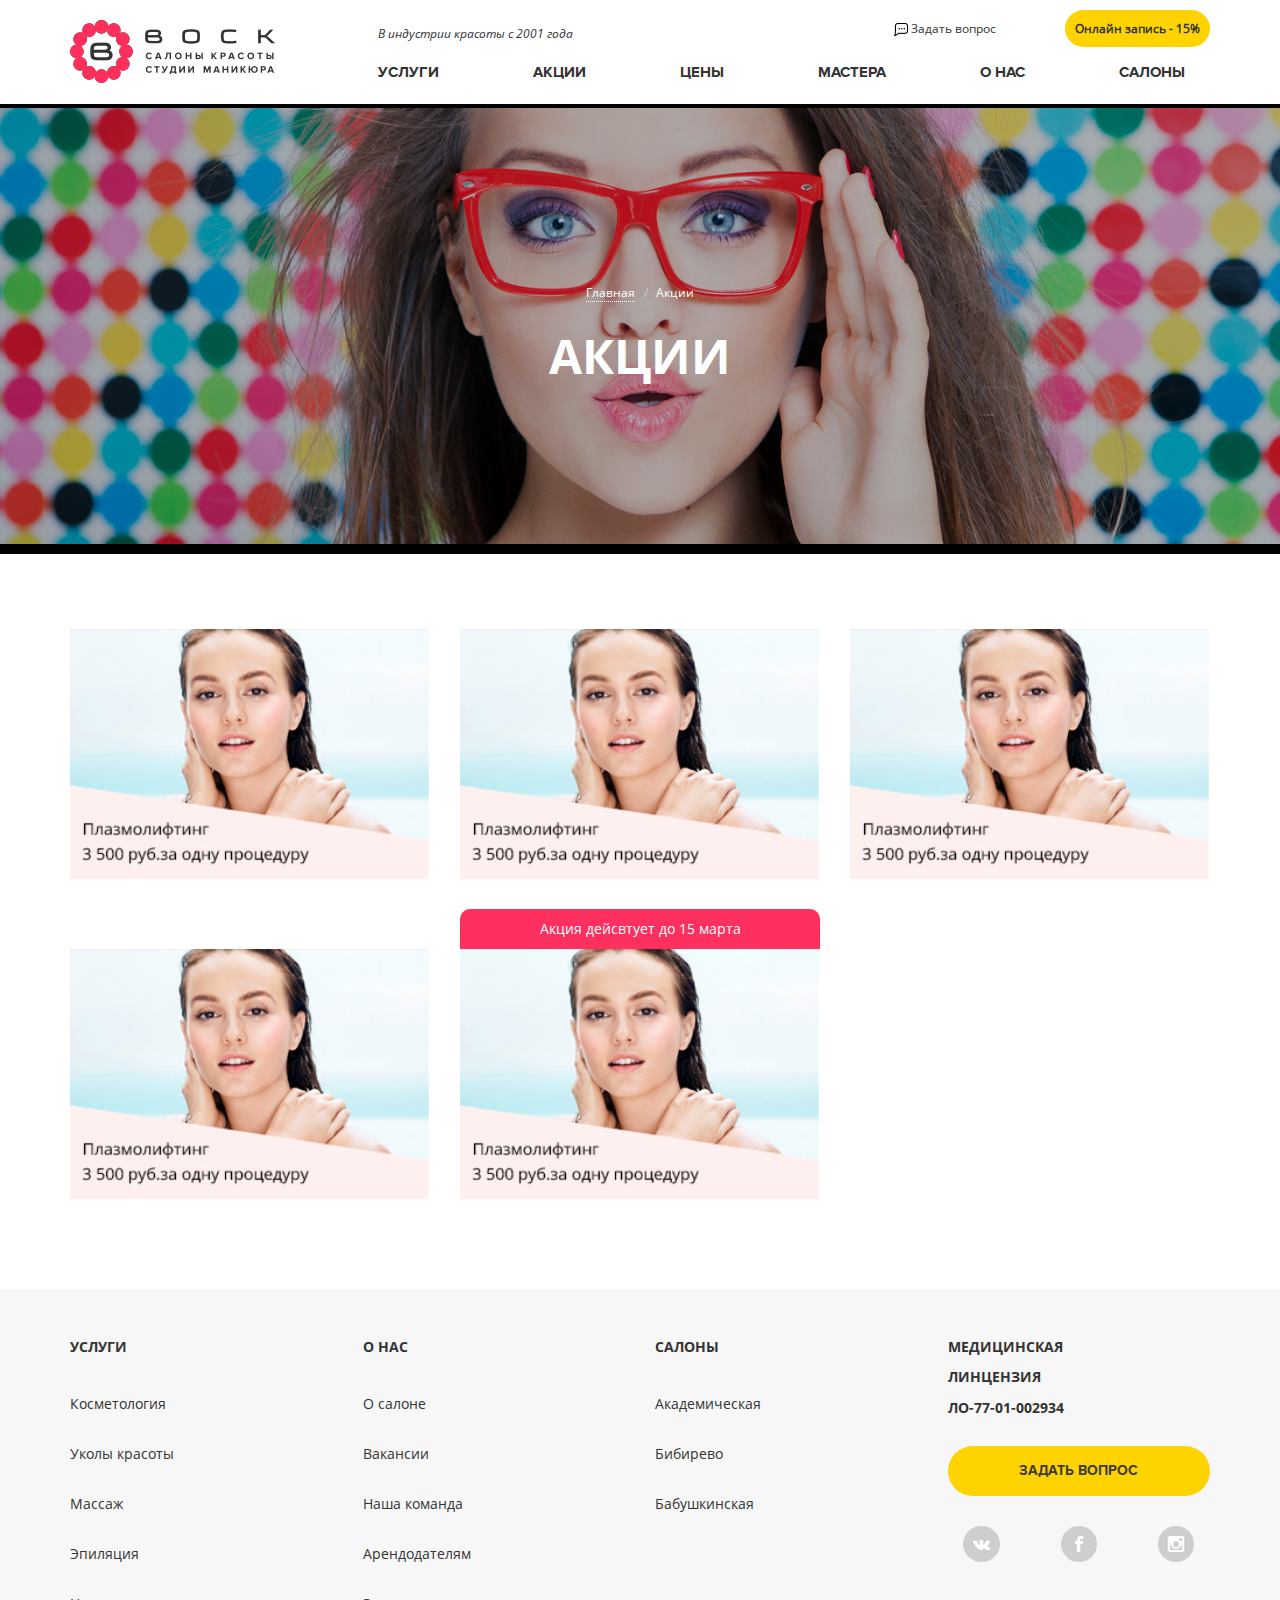
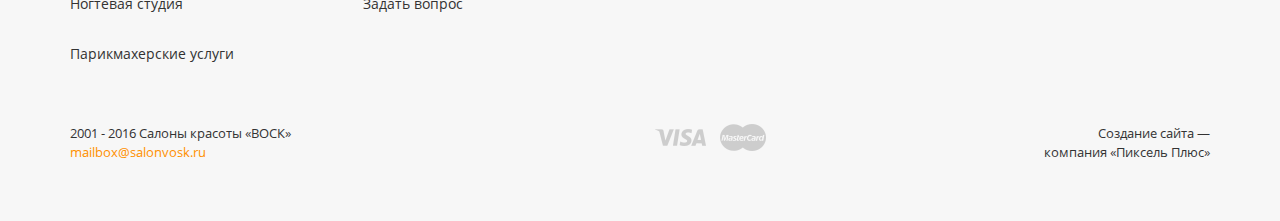
<file: sales.html>
<!DOCTYPE html>
<html lang="en">
<head>
    <meta name="viewport" content="width=device-width, user-scalable=no, initial-scale=1.0, maximum-scale=1.0, minimum-scale=1.0">
    <meta charset="UTF-8">
    <title>Акции</title>
    <link href="https://www.google.com/fonts#UsePlace:use/Collection:Open+Sans:400,700" rel="stylesheet" />
    <link rel="stylesheet" href="https://maxcdn.bootstrapcdn.com/font-awesome/4.6.2/css/font-awesome.min.css">
    <link href="css/bootstrap.min.css" rel="stylesheet" />
    <link href="css/fonts.css" rel="stylesheet" />
    <link href="css/main.css" rel="stylesheet" />
    <script src="js/jquery-1.9.1.min.js"></script>
    <script src="js/bootstrap.min.js"></script>
    <script src="js/main.js"></script>
</head>
<body>
    <header>
        <div class="container">
            <div class="row">
                <div class="col-md-3">
                    <a href="index.html">
                        <img src="img/logo.png" alt="Логотип" class="logo">
                    </a>
                </div>
                <div class="col-md-9">
                    <div class="row">
                        <div class="col-md-6 text-left">
                            <p class="header-phrase">В индустрии красоты с 2001 года</p>
                        </div>
                        <div class="col-md-3 text-right header-ask-question"><img src="img/phrase-small.png" alt=""> <a href="#">Задать вопрос</a></div>
                        <div class="col-md-3 text-right"><a href="#" class="header-online-order">Онлайн запись - 15%</a></div>
                    </div>
                    <div class="row">
                        <div class="col-md-12">
                            <ul class="header-menu">
                                <li class="first"><a href="#">услуги</a></li>
                                <li><a href="#">акции</a></li>
                                <li><a href="#">цены</a></li>
                                <li><a href="#">мастера</a></li>
                                <li><a href="#">о нас</a></li>
                                <li><a href="#">салоны</a></li>
                            </ul>
                        </div>
                    </div>
                </div>
            </div>
        </div>
    </header>
    <section class="sales-header header-img">
        <div class="container">
            <div class="row">
                <div class="col-md-12">
                    <ol class="breadcrumb text-center">
                        <li><a href="index.html">Главная</a></li>
                        <li class="active">Акции</li>
                    </ol>
                </div>
                <div class="col-md-12">
                    <h1 class="page-header text-center">Акции</h1>
                </div>
            </div>
        </div>
    </section>
    <section>
        <div class="container">
            <div class="row sales">
                <div class="col-md-4 item">
                    <div class="hot">Акция дейсвтует до 15 марта</div>
                    <img src="img/sales-item.png" class="sales-img" alt="">
                </div>
                <div class="col-md-4 item">
                    <div class="hot">Акция дейсвтует до 15 марта</div>
                    <img src="img/sales-item.png" class="sales-img" alt="">
                </div>
                <div class="col-md-4 item">
                    <div class="hot">Акция дейсвтует до 15 марта</div>
                    <img src="img/sales-item.png" class="sales-img" alt="">
                </div>
                <div class="col-md-4 item">
                    <div class="hot">Акция дейсвтует до 15 марта</div>
                    <img src="img/sales-item.png" class="sales-img" alt="">
                </div>
                <div class="col-md-4 item">
                    <div class="hot active">Акция дейсвтует до 15 марта</div>
                    <img src="img/sales-item.png" class="sales-img" alt="">
                </div>
            </div>
        </div>
    </section>
    <footer>
        <div class="container">
            <div class="row">
                <div class="col-md-3">
                    <h4 class="footer-list-header">Услуги</h4>
                    <ul class="footer-list">
                        <li><a href="#">Косметология</a></li>
                        <li><a href="#">Уколы красоты</a></li>
                        <li><a href="#">Массаж</a></li>
                        <li><a href="#">Эпиляция</a></li>
                        <li><a href="#">Ногтевая студия</a></li>
                        <li><a href="#">Парикмахерские услуги</a></li>
                    </ul>
                </div>
                <div class="col-md-3">
                    <h4 class="footer-list-header">О нас</h4>
                    <ul class="footer-list">
                        <li><a href="#">О салоне</a></li>
                        <li><a href="#">Вакансии</a></li>
                        <li><a href="#">Наша команда</a></li>
                        <li><a href="#">Арендодателям</a></li>
                        <li><a href="#">Задать вопрос</a></li>
                    </ul>
                </div>
                <div class="col-md-3">
                    <h4 class="footer-list-header">Салоны</h4>
                    <ul class="footer-list">
                        <li><a href="#">Академическая</a></li>
                        <li><a href="#">Бибирево</a></li>
                        <li><a href="#">Бабушкинская</a></li>
                    </ul>
                </div>
                <div class="col-md-3">
                    <div class="row">
                        <div class="col-md-12">
                            <h4 class="footer-info-header">Медицинская <br><br> линцензия <br><br> ЛО-77-01-002934</h4>
                        </div>
                    </div>
                    <div class="row">
                        <div class="col-md-12">
                            <a href="#" class="footer-ask-question">Задать вопрос<a>
                        </div>
                    </div>
                    <div class="row text-center">
                        <div class="col-md-4">
                            <a href="#" class="social-link"><span class="fa fa-vk"></span></a>
                        </div>
                        <div class="col-md-4">
                            <a href="#" class="social-link"><span class="fa icon-fb"></span></a>
                        </div>
                        <div class="col-md-4">
                            <a href="#" class="social-link"><span class="fa icon-inst"></span></a>
                        </div>
                    </div>
                </div>
            </div>
            <div class="row">
                <div class="col-md-6">
                    <div class="row">
                        <div class="col-md-12">
                            <p class="private-info-text">2001 - 2016 Салоны красоты  «ВОСК» <br>
                            <a href="#" class="private-info-link">mailbox@salonvosk.ru</a></p>
                        </div>
                    </div>
                </div>
                <div class="col-md-3">
                    <a href="#" class="private-info-img"><img src="img/visa.png" alt=""></a>
                    <a href="#" class="private-info-img"><img src="img/mastercard.png" alt=""></a>
                </div>
                <div class="col-md-3 text-right">
                    <p class="private-info-text">Создание сайта — <br> компания «Пиксель Плюс»</p>
                </div>
            </div>
        </div>
        <div class="scroller"></div>
    </footer>
</body>
</html>
</file>
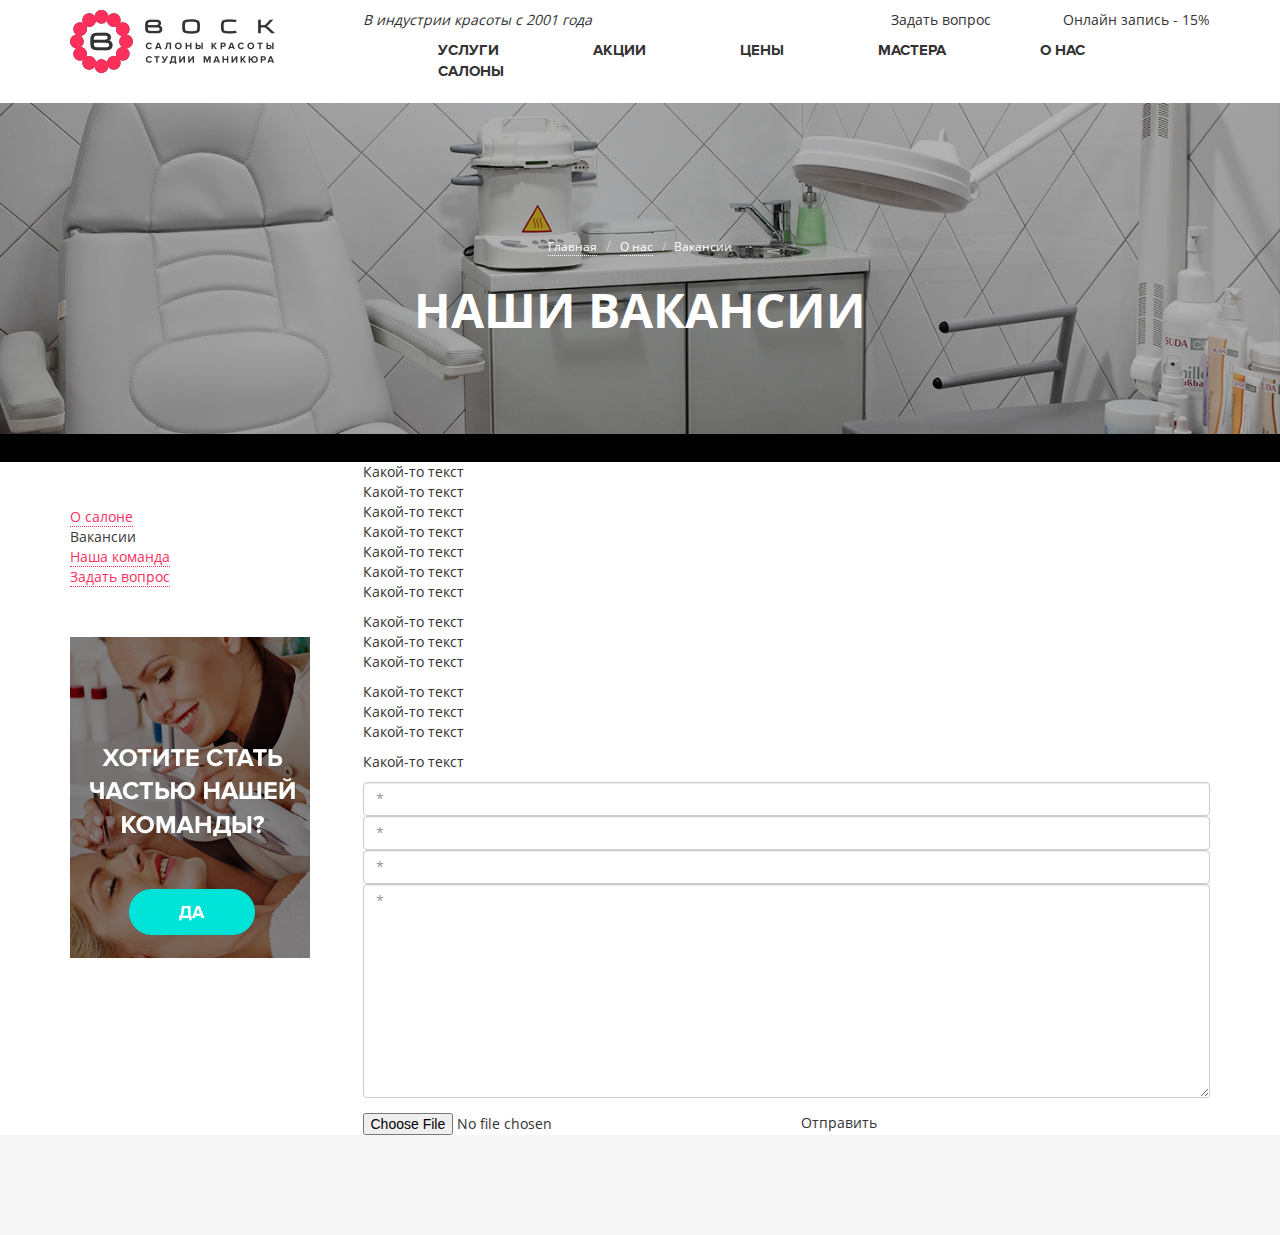
<file: vacancies.html>
<!DOCTYPE html>
<html lang="en">
<head>
    <meta name="viewport" content="width=device-width, user-scalable=no, initial-scale=1.0, maximum-scale=1.0, minimum-scale=1.0">
    <meta charset="UTF-8">
    <title>Вакансии</title>
    <link href="https://www.google.com/fonts#UsePlace:use/Collection:Open+Sans:400,700" rel="stylesheet" />
    <link href="css/bootstrap.min.css" rel="stylesheet" />
    <link href="css/fonts.css" rel="stylesheet" />
    <link href="css/main.css" rel="stylesheet" />
    <script src="js/jquery-1.9.1.min.js"></script>
    <script src="js/bootstrap.min.js"></script>
    <script src="js/main.js"></script>
</head>
<body>
    <header>
        <div class="container">
            <div class="row">
                <div class="col-md-3"><img src="img/logo.png" alt="Логотип"></div>
                <div class="col-md-9">
                    <div class="row">
                        <div class="col-md-6 text-left">
                            <p><em>В индустрии красоты с 2001 года</em></p>
                        </div>
                        <div class="col-md-3 text-right"><a href="#">Задать вопрос</a></div>
                        <div class="col-md-3 text-right"><a href="#">Онлайн запись - 15%</a></div>
                    </div>
                    <div class="row">
                        <div class="col-md-12">
                            <ul class="header-menu">
                                <li><a href="#">услуги</a></li>
                                <li><a href="#">акции</a></li>
                                <li><a href="#">цены</a></li>
                                <li><a href="#">мастера</a></li>
                                <li><a href="#">о нас</a></li>
                                <li><a href="#">салоны</a></li>
                            </ul>
                        </div>
                    </div>
                </div>
            </div>
        </div>
    </header>
    <section class="about-header header-img">
        <div class="container">
            <div class="row">
                <div class="col-md-12">
                    <ol class="breadcrumb text-center">
                        <li><a href="">Главная</a></li>
                        <li><a href="">О нас</a></li>
                        <li class="active">Вакансии</li>
                    </ol>
                </div>
                <div class="col-md-12">
                    <h1 class="page-header text-center">Наши вакансии</h1>
                </div>
            </div>
        </div>
    </section>
    <section class="main-content-sect">
        <div class="container">
            <div class="row">
                <div class="col-md-3">
                    <div class="row">
                        <div class="col-md-12">
                            <ul class="side-ul">
                                <li><a href="#">О салоне</a></li>
                                <li class="active">Вакансии</li>
                                <li><a href="#">Наша команда</a></li>
                                <li><a href="#">Задать вопрос</a></li>
                            </ul>
                        </div>
                    </div>
                    <div class="row">
                        <div class="col-md-12 banner"><img src="img/v-banner.png" alt=""></div>
                    </div>
                </div>
                <div class="col-md-9">
                    <div class="row">
                        <div class="col-md-12">
                            <h4></h4>
                            <ul>
                                <li>Какой-то текст</li>
                                <li>Какой-то текст</li>
                                <li>Какой-то текст</li>
                                <li>Какой-то текст</li>
                                <li>Какой-то текст</li>
                                <li>Какой-то текст</li>
                                <li>Какой-то текст</li>
                            </ul>
                            <h4></h4>
                            <ul>
                                <li>Какой-то текст</li>
                                <li>Какой-то текст</li>
                                <li>Какой-то текст</li>
                            </ul>
                            <h4></h4>
                            <ul>
                                <li>Какой-то текст</li>
                                <li>Какой-то текст</li>
                                <li>Какой-то текст</li>
                            </ul>
                            <p>Какой-то текст</p>
                        </div>
                    </div>
                    <div class="row">
                        <form action="" class="col-md-12">
                            <div class="row">
                                <div class="col-md-12">
                                    <div class="form-group">
                                        <input type="text" class="form-control" placeholder="*">
                                        <input type="text" class="form-control" placeholder="*">
                                        <input type="text" class="form-control" placeholder="*">
                                        <textarea name="" id="" cols="30" rows="10" class="form-control" placeholder="*"></textarea>
                                    </div>
                                </div>
                            </div>
                            <div class="row">
                                <div class="col-md-6"><input type="file"></div>
                                <div class="col-md-6"><a href="#">Отправить</a></div>
                            </div>
                        </form>
                    </div>
                </div>
            </div>
        </div>
    </section>
    <footer>
        <div class="scroller"></div>
    </footer>
</body>
</html>
</file>
<file: css/fonts.css>
@font-face {
    font-family: 'OpenSansRegular';
    src: url('../fonts/OpenSans-Regular.ttf') format('truetype');
    font-style: normal;
}
@font-face {
    font-family: 'ProximaNovaRegular';
    src: url('../fonts/ProximaNova-Reg.otf') format('opentype');
    font-style: normal;
}
@font-face {
    font-family: 'OpenSansBold';
    src: url('../fonts/OpenSans-Bold.ttf') format('truetype');
    font-weight: bold;
}
@font-face {
    font-family: 'ProximaNovaBold';
    src: url('../fonts/ProximaNova-Bold.otf') format('opentype');
    font-weight: bold;
}
@font-face {
    font-family: 'OpenSansItalic';
    src: url('../fonts/OpenSans-Italic.ttf') format('truetype');
}
@font-face {
    font-family: 'ProximaNovaBold';
    src: url('../fonts/ProximaNova-Bold.otf') format('opentype');
    font-weight: bold;
}
@font-face {
    font-family: 'icomoon';
    src: url("../fonts/icon-font/IcoMoon-Free.ttf") format("truetype");
    font-weight: normal;
    font-style: normal; 
}

[class^="icon-"], [class*=" icon-"] {
	/* use !important to prevent issues with browser extensions that change fonts */
	font-family: 'icomoon' !important;
	font-style: normal;
	font-weight: normal;
	font-variant: normal;
	text-transform: none;
	line-height: 1;
	/* Better Font Rendering =========== */
	-webkit-font-smoothing: antialiased;
	-moz-osx-font-smoothing: grayscale; 
}

.icon-fb:before {  content: "\ea90"; }
.icon-inst:before {  content: "\ea92"; }
.icon-vk:before {  content: "\ea98"; }

a, li, div,
span, p {
    font-family: 'OpenSansRegular';
    color: #333333;
}
h1, h2, h3, 
h4, h5, h6  {
    font-family: 'OpenSansBold';
    color: #333333;
}
.text-pink {
    color: #fd305f !important;
}
.text-blue {
    color: #00E0DA;
}
h1, h2, h3, 
h4, h5, h6 {
    text-transform: uppercase;
    margin: 0;
    padding: 0;
    border: 0;
}
a:visited,
a:focus {
    text-decoration: none;
}
</file>
<file: css/main.css>
header {
    padding: 10px 0;
}
.logo {
    margin-top: 10px;
}
.header-menu {
    padding: 0;
    width: 100%;
    z-index: 2;
}
.header-menu>.first {
    margin: 0;
}
.header-menu>li {
    text-align: center;
    display: inline-block;
    margin-left: 60px;
}
.header-menu>li>a {
    -webkit-border-radius: 20px;
    -moz-border-radius: 20px;
    -ms-border-radius: 20px;
    -o-border-radius: 20px;
    border-radius: 20px;
    font-size: 15px;
    text-transform: uppercase;
    font-weight: bold;
    padding: 10px 15px;
    font-family: 'ProximaNovaBold';
}
.header-menu>li>a:hover {
    background-color: #00E0DA;
    color: #ffffff;
    text-decoration: none;
}
.header-phrase {
    font-size: 12px;
    font-family: 'OpenSansItalic';
    padding-top: 15px;
    margin-bottom: 15px;
    margin-left: 15px;
}
.header-ask-question {
    font-size: 12px;
    padding: 10px;
    margin-bottom: 15px; 
}
.header-online-order {
    background-color: #FFD300;
    padding: 10px;
    border-radius: 70px;
    display: inline-block;
    font-size: 12px;
    font-weight: 700;
    text-align: center;
    margin-bottom: 15px;
}
.header-online-order:hover {
    color: #3A3A3A;
    text-decoration: none;
}
.header-img {
    min-height: 350px;
    padding: 125px 0;
    background-repeat: no-repeat;
    background-size: 100%;
    background-color: #000000;
}
.about-header {
    background-image: url(../img/about-salon-header.png);
}
.masters-header {
    background-image: url(../img/masters-header.png);
}
.interior-header {
    background-image: url(../img/interior-header.png);
}
.salons-header {
    background-image: url(../img/salon-header.png);
}
.prices-header {
    background-image: url(../img/prices-header.png);
}
.index-header {
    background-image: url(../img/index-header.png);
    padding: 0;
    height: 600px;
    background-position-y: 50%;
}
.sales-header {
    background-image: url(../img/sales-header.png);    
    min-height: 450px;
    padding: 170px 0;
    background-position-y: 30%;
}
.servicies-header {
    background-image: url(../img/servicies-header.png);
    min-height: 450px;
    padding: 170px 0;
    background-position-y: 45%;
}
.page-header {
    font-size: 48px;
    font-weight: bold;
    color: #ffffff;
    border: 0;
    margin: 0;
    padding: 0;
}
ul {
    list-style: none;
    padding: 0;
}
.side-ul {
    margin-top: 45px;
}
.side-ul>li>a {
    color: #fd305f;
    border-bottom: 1px dotted #fd305f;
}
.side-ul>li.active,
.side-ul>li>a:hover {
    color: #3A3A3A;
    border: none;
    text-decoration: none;
}
.side-ul-alt {
    margin-top: 45px;
}
.side-ul-alt>li>a {
    color: #3A3A3A;
    font-family: 'ProximaNovaBold';
    font-weight: bold;
    text-transform: uppercase;
}
.side-ul-alt>li.active,
.side-ul-alt>li>a:hover {
    text-transform: uppercase;
    color: #fd305f;
    font-family: 'ProximaNovaBold';
    font-weight: bold;
    text-decoration: none;
}
ol.breadcrumb {
    background: none;
}
ol.breadcrumb>li.active,
ol.breadcrumb>li>a {
    color: #ffffff;
    font-size: 12px;
}
ol.breadcrumb>li>a {
    border-bottom: 1px dotted;
}
ol.breadcrumb>li>a:hover {
    border: 0;
    text-decoration: none;
}
.banner {
    margin-top: 40px;
    margin-bottom: 35px;
}
.banner>a>img {
    width: 100%;
}
.main-content-sect {
    margin: 0;
}
.scroller {
    display: none;
    border-radius: 50%;
    width: 38px;
    height: 38px;
    position: fixed;
    z-index: 111;
    right: 20px;
    bottom: 10px;
    opacity: 0.8;
    text-align: center;
    cursor: pointer;
    background-image: url('../img/scrollup.png');
}
footer {
    background-color: #f7f7f7;
    padding: 50px 0;
}
.footer-list-header,
.footer-info-header {
    font-family: 'OpenSansBold';
    text-transform: uppercase;
    font-size: 14px;
    font-weight: bold;
    margin-bottom: 40px;
}
.footer-info-header {
    margin-bottom: 30px;
}
.footer-list {
    padding: 0;
}
.footer-list>li {
    margin-bottom: 30px;
}
.footer-list>li>a:hover {
    color: #3A3A3A;
}
.footer-ask-question {
    font-family: 'ProximaNovaBold';
    display: block;
    text-align: center;
    background-color: #FFD300;
    font-size: 14px;
    font-weight: bold;
    margin-bottom: 30px;
    padding: 15px;
    border-radius: 70px;
    color: #3A3A3A;
    text-transform: uppercase;
}
.footer-ask-question:hover {
    color: #3A3A3A;
    text-decoration: none;
}
.social-link>span {
    color: #ffffff;
    background-color: #cecece;
    padding: 10px;
    border-radius: 50%;
    font-size: 16px;
}
.social-link:hover {
    text-decoration: none;
}
.social-link:hover>span {
    background-color: #27d3c8;
}
.private-info-text {
    font-size: 13px;
    margin-top: 30px;
}
.private-info-img {
    display: inline-block;
    margin-top: 30px;
    margin-right: 10px;
    
}
.private-info-link,
.private-info-link:hover,
.private-info-link:visited {
    color: #ff9000;
    text-decoration: none;
}
/*----- common -----*/

/*----- interior -----*/
.interior-hdr {
    font-family: 'OpenSansBold';
    font-size: 18px;
    margin: 35px 0 20px 0;
}
.interior-img {
    width: 100%;
}
.interior-thumbnail {
    width: 100%;
    height: 130px;
}
.interior-about-link {
    display: inline-block;
    font-size: 13px;
    margin: 25px 0;
}
.interior>hr {
    margin: 0;
    margin-top: 35px;
}
/*----- interior -----*/

/*----- salons -----*/
.map-container {
    width: 100%;
    height: 300px;
}
.salons-hdr {
    font-family: 'OpenSansBold';
    font-size: 18px;
    margin: 35px 0 20px 0;
}
.salons-img {
    width: 100%;
}
.salons-thumbnail {
    width: 100%;
    height: 130px;
}
.salons-about-link {
    display: inline-block;
    font-size: 13px;
    margin: 25px 0;
}
.salons>hr {
    margin: 0;
    margin-top: 35px;
}
.salons-address {
    margin-bottom: 20px;
}
/*----- salons -----*/
/*----- masters -----*/
.masters {
    margin-bottom: 70px;
}
.master {
    margin-top: 35px;
}
.filters-header {
    margin-top: 30px;
    margin-bottom: 20px;
    font-family: 'ProximaNovaBold';
    font-weight: bold;
    font-size: 14px;
    text-transform: uppercase;
}
.filters-list {
    margin: 0;
}
.masters-name {
    font-size: 18px;
    font-family: 'ProximaNovaRegular';
    text-transform: capitalize;
    margin-top: 20px;
    margin-bottom: 10px;
}
.masters-position {
    font-size: 14px;
    color: #999999;
    margin-top: 10px;
}
/*----- masters -----*/

/*----- about -----*/
.about-text {
    margin-top: 35px;    
    line-height: 26px;
}
.about-pink-text {
    font-family: 'OpenSansBold';
    font-weight: bold;
    color: #fd305f;    
}
.salon-mini-sect {
    margin-bottom: 60px;
}
.salon-mini-sect p {
    margin: 0;
}
.mini-map-header {
    text-transform: uppercase;
    font-family: 'ProximaNovaBold';
    font-weight: bold;
    font-size: 18px;
    margin-bottom: 35px;
    margin-top: 60px;
}
.mini-map-text {
    margin-top: 20px;
}
.mini-map-text-small {
    font-size: 13px;
}
.mini-map {
    width: 100%;
    height: 180px;
}
.about-link {
    display: inline-block;
    font-size: 13px;
    text-transform: initial;
    font-weight: normal;
    margin-left: 20px;
}
/*----- about -----*/
/*-----vacancies----*/
.vacancies-info {
    margin-top: 35px;
    line-height: 26px;
}
.vacancies-list-header {
    font-size: 14px;
    font-weight: bold;
    font-family: 'OpenSansBold';
    text-transform: initial;
}
.vacancies-list {
    padding-left: 20px;
    list-style: disc;
    margin-bottom: 40px;
}
.vacancies-list>li {
    color: #fd305f;
}
.vacancies-list>li>span {
    color: #333333;
}
.vacancies-pink-text {
    font-family: 'OpenSansRegular';
    color: #fd305f;    
}
.vacancies-form {
    padding: 35px 50px;
    background-color: #f7f7f7;
    margin-bottom: 60px;
}
.vacancies-form textarea {
    resize: none;
}
.vacancies-form-info {
    font-size: 12px;
    color: #333333;
}
.vacancies-form .send-btn {
    display: inline-block;
    color: #ffffff;
    font-size: 16px;
    padding: 15px 50px;
    border-radius: 70px;
    background-color: #27d3c8;
    text-transform: uppercase;
    font-family: 'ProximaNovaBold';
    font-weight: bold;
}
.vacancies-form .send-btn:hover {
    text-decoration: none;
}
.vacancies-form .attachment {
    margin-top: 15px;
}
.vacancies-form .attach-img {
    top: -10px;
    display: inline-block;
    position: relative;
    margin-right: 15px;
    cursor: pointer;
}
.vacancies-form .attach-text {
    color: #fd305f;
    border-bottom: 1px dotted;
    cursor: pointer;
}
/*-----vacancies----*/

/*-----question----*/
.question-info {
    margin-top: 40px;
    margin-bottom: 40px;
}
.question-form {
    padding: 35px 50px;
    background-color: #f7f7f7;
    margin-bottom: 60px;
}
.question-form textarea {
    resize: none;
}
.question-form-info {
    font-size: 12px;
    color: #333333;
}
.question-form .send-btn {
    display: inline-block;
    color: #ffffff;
    font-size: 16px;
    padding: 15px 50px;
    border-radius: 70px;
    background-color: #27d3c8;
    text-transform: uppercase;
    font-family: 'ProximaNovaBold';
    font-weight: bold;
}
.question-form .send-btn:hover {
    text-decoration: none;
}
/*-----question----*/

/*-----sales----*/
.scew-deep-pink {
    background-color: #ff939d;
    color: #ffffff;
}
.scew-pink {
    background-color: #fff0f0;
    color: #000000;
}
.sales .hot {
    border-top-left-radius: 10px;
    border-top-right-radius: 10px;
    background-color: #fd305f;
    color: #ffffff;
    padding: 10px;
    text-align: center;
    opacity: 0;
}
.sales .hot.active {
    opacity: 1;
}
.sales {
    margin-top: 35px;
    margin-bottom: 60px;
}
.sales .item {
    margin-bottom: 30px;
}
.sales .sales-img {
    width: 100%;
    height: 250px;
}
/*-----sales----*/

/*-----sales-inner----*/
.sales-informer {
    border-bottom-left-radius: 10px;
    border-bottom-right-radius: 10px;
    background-color: #fd305f;
    color: #ffffff;
    padding: 10px;
    text-align: center;
    display: inline-block;
    margin-top: 0;
    margin-bottom: 10px;
    font-size: 13px;
}
.sales-informer .till-the-end {
    color: #ffffff;
    font-size: 14px;
}
.sales-list {
    padding-left: 20px;
    list-style: disc;
    margin-top: 40px;
    margin-bottom: 10px;
}
.sales-list>li {
    color: #fd305f;
}
.sales-list>li>span {
    color: #333333;
}
.sales-info-text {
    margin-top: 30px;
    margin-bottom: 30px;
}
.sales-back {
    margin-top: 30px;
}
.other-sales {
    padding-top: 20px;
    padding-bottom: 60px;
}
.other-sales .other-header {
    font-family: 'ProximaNovaBold';
    font-weight: bold;
    font-size: 18px;
    margin-bottom: 30px;
}
.other-sales .other-img-wrapper {
    height: 200px;
}
.other-sales .other-img-wrapper img {
    width: 100%;
    height: 100%;
}
/*-----sales-inner----*/

/*-----prices----*/
.sub-list {
    margin-left: 20px; 
    margin-bottom: 30px;
    margin-top: 20px;
}
.price-table-header {
    margin-top: 35px;
}
.price-table {
    margin-top: 35px;
}
.table-caption {
    font-size: 13px;
    margin-bottom: 10px;
}
.price-table .table-row {
    border-top: 1px solid #cacaca;
    padding: 20px;
}
.price-table .table-row.last {
    border-bottom: 1px solid #cacaca;
    margin-bottom: 30px;
}
.price-table .table-row.invert {
    border-top: 1px solid #cacaca;
    background-color: #f3f3f3;
}
.price-table .table-cell {
    font-size: 13px;
}
.price-table .table-item {
    padding: 5px 10px;
    background-color: #FFD300;
    border-radius: 70px;
}
.price-table .table-item:hover {
    padding: 5px 10px;
    border-radius: 70px;
    color: #ffffff;
    background-color: #fd305f;
}
.price-table .table-item:hover a {
    color: #ffffff;
    text-decoration: none;
}
/*-----prices----*/

/*-----services----*/
.servicies-info-top {
    position: relative;
    top: 100px;
}
.servicies-info-top-container {
    display: inline-block;
}
.servicies-info-top-text {
    color: #ffffff;
}
.servicies-info-top-text .main {
    text-transform: uppercase;
}
.servicies-info-header {
    font-family: 'ProximaNovaBold';
    font-weight: bold;
    font-size: 18px;
    margin-top: 30px;
    margin-bottom: 30px;
}
.servicies-info-text {
    padding: 0;
    margin-left: -15px;
}
.servicies {
    padding-top: 40px;
    padding-bottom: 30px;
    background-color: #f7f7f7;
}
.servicies .other-header {
    font-family: 'ProximaNovaBold';
    font-weight: bold;
    font-size: 18px;
    margin-bottom: 30px;
}
.servicies .other-img-wrapper {
    height: 200px;
}
.servicies .other-img-wrapper img {
    width: 100%;
    height: 100%;
}
.servicies .other-info-header {
    font-family: 'ProximaNovaBold';
    font-weight: bold;
    font-size: 16px;
    margin-top: 20px;
    margin-bottom: 20px;
}
.servicies .other-info-text {
    margin-bottom: 30px;
}
/*-----services----*/

/*----- index -----*/

.index-header .logo {
    margin-top: 10px;
}
.index-header .header-menu {
    padding: 0;
    width: 100%;
    z-index: 2;
}
.index-header .header-menu>.first {
    margin: 0;
}
.index-header .header-menu>li {
    text-align: center;
    display: inline-block;
    margin-left: 60px;
}
.index-header .header-menu>li>a {
    -webkit-border-radius: 20px;
    -moz-border-radius: 20px;
    -ms-border-radius: 20px;
    -o-border-radius: 20px;
    border-radius: 20px;
    font-size: 15px;
    text-transform: uppercase;
    font-weight: bold;
    padding: 10px 15px;
    font-family: 'ProximaNovaBold';
    color: #ffffff;
}
.index-header .header-menu>li>a:hover {
    background-color: #00E0DA;
    color: #ffffff;
    text-decoration: none;
}
.index-header .header-phrase {
    font-size: 12px;
    font-family: 'OpenSansItalic';
    padding-top: 15px;
    margin-bottom: 15px;
    margin-left: 15px;
    color: #ffffff;
}
.index-header .header-ask-question {
    font-size: 12px;
    padding: 10px;
    margin-bottom: 15px; 
}
.index-header .header-ask-question>a {
    color: #ffffff;
}
.index-header .header-online-order {
    background-color: #FFD300;
    padding: 10px;
    border-radius: 70px;
    display: inline-block;
    font-size: 12px;
    font-weight: 700;
    text-align: center;
    margin-bottom: 15px;
}
.index-header .header-online-order:hover {
    color: #3A3A3A;
    text-decoration: none;
}
.circles {
    background-image: url(../img/circles-bg.jpeg);
    background-repeat: no-repeat;
    background-size: 25%;
}
.circles .index-license {
    text-transform: initial;
    margin-top: 40px;
    margin-bottom: 80px;
    font-family: 'OpenSansRegular';
}
.circle {
    height: 200px;
    width: 200px;
    border-radius: 50%;
    display: inline-block;
}
.circles .circle-pink {
    background-color: #ff939d;
}
.circles .circle-pink-deep {
    background-color: #fd305f;
}
.circles .circle-yellow {
    background-color: #FFD300;
}
.circles .circle-blue {
    background-color: #00E0DA;
}
.service-block {
    padding: 0;
    margin-top: 10px;
}
.service-block .block-img-wrapper {
    border: 1px solid #f7f7f7;
    height: 400px;
    margin: 0 -15px;
}
.service-block .block-img-wrapper img {
    width: 100%;
    height: 100%;
}
.sign-up {
    background-image: url(../img/sign-up.png);
    height: 600px;
    background-repeat: no-repeat;
    background-size: 100%;
    background-position-y: 10%;
}
.photoes {
    padding: 0;
    margin: 0;
}
.photoes .photoes-img-wrapper {
    margin: 0 -15px;
    height: 200px;
    cursor: pointer;
}
.photoes .photoes-info {
    width: 100%;
    height: 100%;
    text-align: center;
    position: absolute;
    background-color: rgba(0, 0, 0, 0.8);
    display: none;
    padding: 50px 20px;
}
.photoes .photoes-info .inst {
    display: block;
    color: #ffffff;
}
.photoes .photoes-info .info {
    color: #ffffff;
    font-size: 13px;
}
.photoes .photoes-img-wrapper:hover .photoes-info {
    cursor: pointer;
    display: block;
}
.photoes .photoes-img-wrapper img {
    width: 100%;
    height: 100%;
}
/*----- index -----*/
</file>
